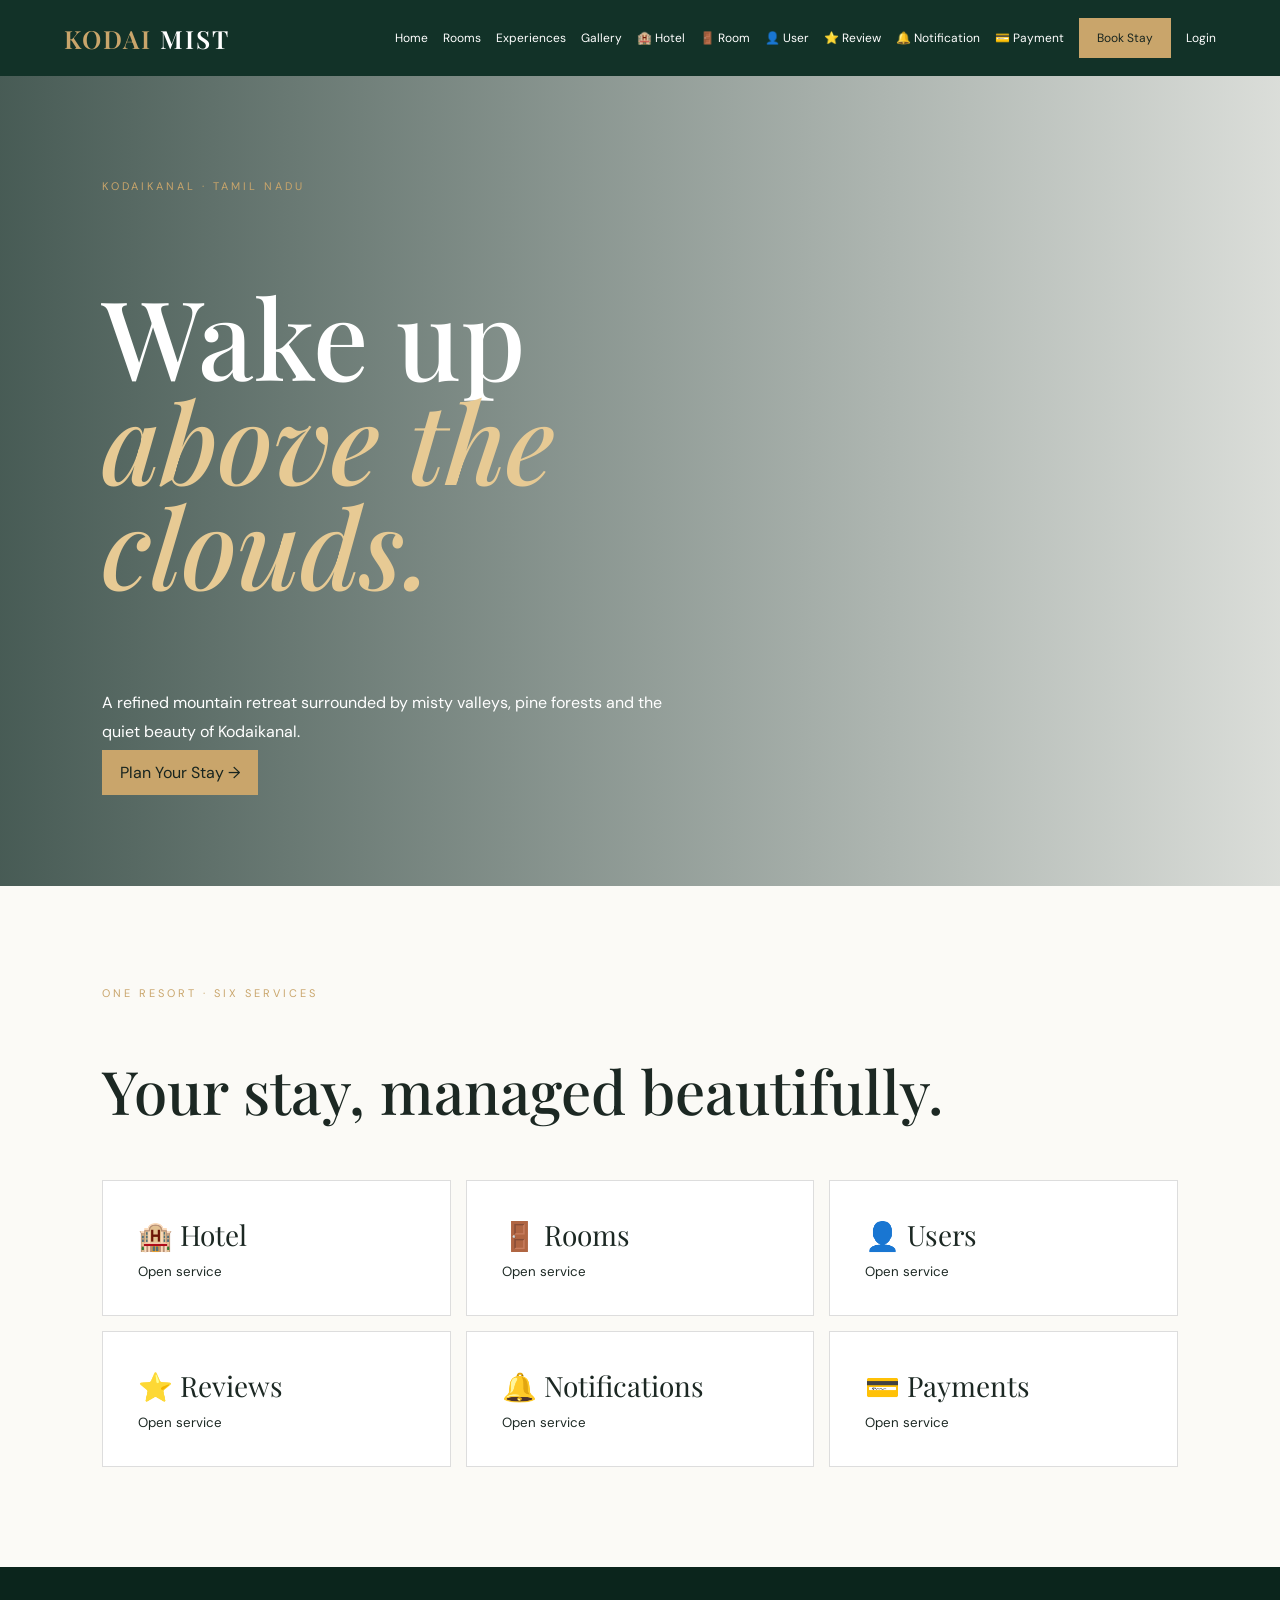
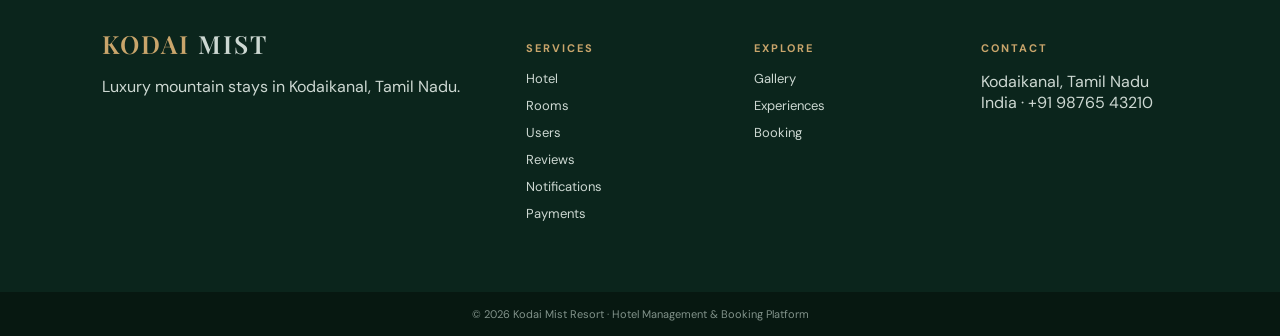
<file: Frontend/KodaiMistResort/index.html>
<!doctype html><html><head><meta charset="utf-8"><meta name="viewport" content="width=device-width,initial-scale=1"><title>KODAI MIST | Kodaikanal Luxury Stay</title><link rel="stylesheet" href="pro-theme.css"></head><body><header class="site-header"><a class="brand" href="index.html"><span>KODAI</span> MIST</a><nav class="main-nav"><a href="index.html">Home</a><a href="rooms.html">Rooms</a><a href="experiences.html">Experiences</a><a href="gallery.html">Gallery</a><a href="hotel.html">🏨 Hotel</a><a href="room.html">🚪 Room</a><a href="user.html">👤 User</a><a href="review.html">⭐ Review</a><a href="notification.html">🔔 Notification</a><a href="payment.html">💳 Payment</a><a class="book-btn" href="booking.html">Book Stay</a><a href="login.html">Login</a></nav></header><section class="home" style="min-height:90vh;background:linear-gradient(90deg,#09241dbd,#09241d22),url(https://images.unsplash.com/photo-1464822759023-fed622ff2c3b?auto=format&fit=crop&w=2200&q=90) center/cover;color:white;display:flex;align-items:center"><div style="padding:8vw;max-width:800px"><div class="eyebrow">KODAIKANAL · TAMIL NADU</div><h1 style="font:500 clamp(60px,9vw,110px) Playfair Display,serif;line-height:.95">Wake up<br><i style="color:#e7ca94">above the clouds.</i></h1><p style="line-height:1.8">A refined mountain retreat surrounded by misty valleys, pine forests and the quiet beauty of Kodaikanal.</p><a class="primary" href="booking.html">Plan Your Stay →</a></div></section><section style="padding:100px 8vw"><div class="section-kicker">ONE RESORT · SIX SERVICES</div><h2 style="font:500 60px Playfair Display,serif">Your stay, managed beautifully.</h2><div style="display:grid;grid-template-columns:repeat(3,1fr);gap:15px"><a href="hotel.html" style="padding:35px;background:#fff;border:1px solid #ddd;display:grid;gap:10px"><b style="font:28px Playfair Display,serif">🏨 Hotel</b><small>Open service</small></a><a href="room.html" style="padding:35px;background:#fff;border:1px solid #ddd;display:grid;gap:10px"><b style="font:28px Playfair Display,serif">🚪 Rooms</b><small>Open service</small></a><a href="user.html" style="padding:35px;background:#fff;border:1px solid #ddd;display:grid;gap:10px"><b style="font:28px Playfair Display,serif">👤 Users</b><small>Open service</small></a><a href="review.html" style="padding:35px;background:#fff;border:1px solid #ddd;display:grid;gap:10px"><b style="font:28px Playfair Display,serif">⭐ Reviews</b><small>Open service</small></a><a href="notification.html" style="padding:35px;background:#fff;border:1px solid #ddd;display:grid;gap:10px"><b style="font:28px Playfair Display,serif">🔔 Notifications</b><small>Open service</small></a><a href="payment.html" style="padding:35px;background:#fff;border:1px solid #ddd;display:grid;gap:10px"><b style="font:28px Playfair Display,serif">💳 Payments</b><small>Open service</small></a></div></section><footer class="site-footer"><div><div class="brand"><span>KODAI</span> MIST</div><p>Luxury mountain stays in Kodaikanal, Tamil Nadu.</p></div><div><h4>Services</h4><a href="hotel.html">Hotel</a><a href="room.html">Rooms</a><a href="user.html">Users</a><a href="review.html">Reviews</a><a href="notification.html">Notifications</a><a href="payment.html">Payments</a></div><div><h4>Explore</h4><a href="gallery.html">Gallery</a><a href="experiences.html">Experiences</a><a href="booking.html">Booking</a></div><div><h4>Contact</h4><p>Kodaikanal, Tamil Nadu<br>India · +91 98765 43210</p></div></footer><div class="copyright">© 2026 Kodai Mist Resort · Hotel Management & Booking Platform</div></body></html>
</file>
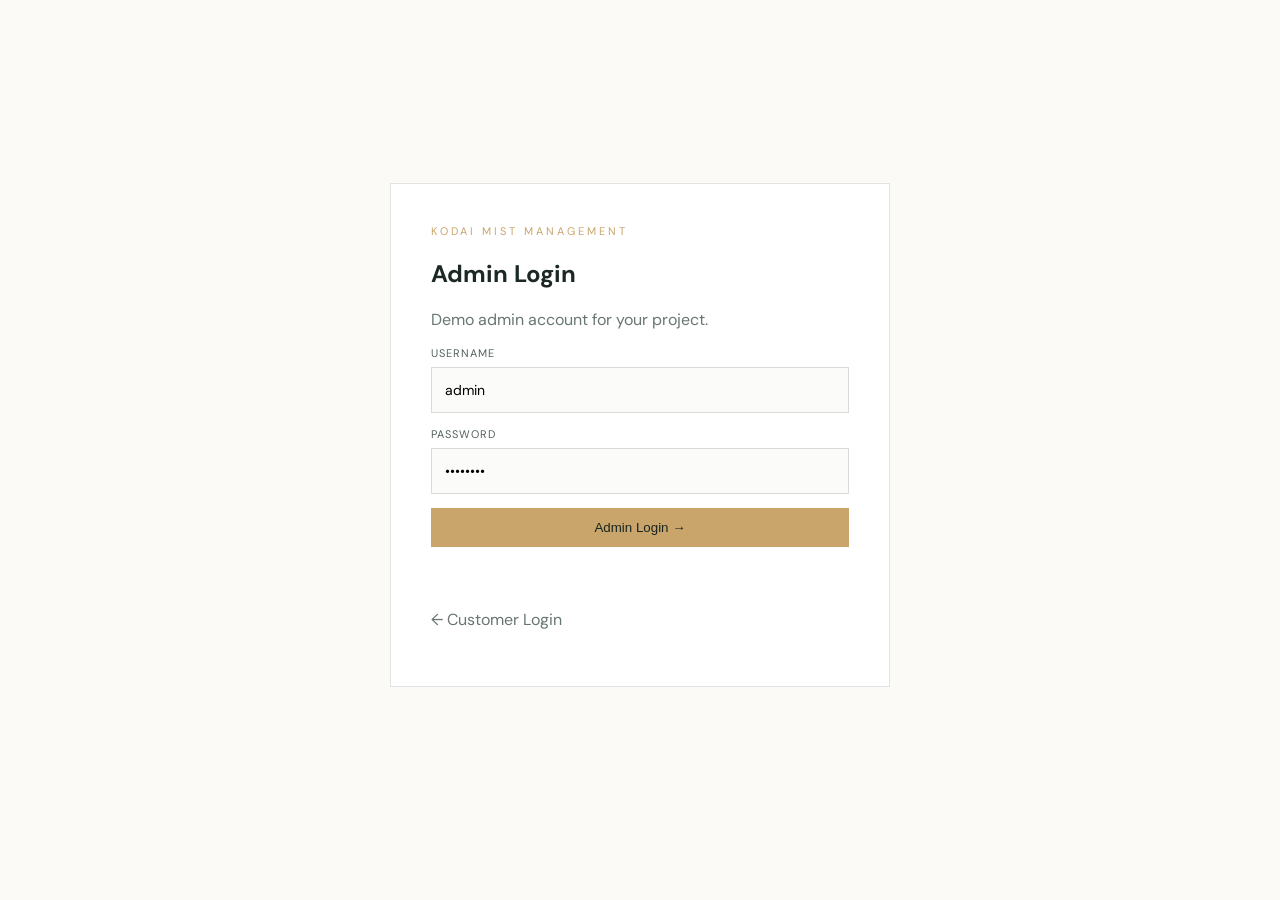
<file: Frontend/KodaiMistResort/admin-login.html>
<!doctype html>
<html lang="en">
<head>
  <meta charset="utf-8">
  <meta name="viewport" content="width=device-width,initial-scale=1">
  <title>Admin Login | KODAI MIST</title>
  <link rel="stylesheet" href="pro-theme.css">
</head>
<body>
<section class="service-wrap" style="min-height:100vh;display:flex;align-items:center;justify-content:center">
  <div class="glass-card" style="max-width:500px;width:100%">
    <div class="section-kicker">KODAI MIST MANAGEMENT</div>
    <h1>Admin Login</h1>
    <p class="muted">Demo admin account for your project.</p>

    <form id="adminLoginForm">
      <label>Username
        <input id="username" value="admin" required>
      </label>
      <label>Password
        <input id="password" type="password" value="admin123" required>
      </label>
      <button class="primary" type="submit">Admin Login →</button>
      <p id="message" class="muted"></p>
    </form>

    <p class="muted"><a href="login.html">← Customer Login</a></p>
  </div>
</section>

<script>
document.getElementById('adminLoginForm').addEventListener('submit', function (e) {
  e.preventDefault();

  const username = document.getElementById('username').value.trim();
  const password = document.getElementById('password').value;
  const message = document.getElementById('message');

  if (username === 'admin' && password === 'admin123') {
    sessionStorage.setItem('role', 'admin');
    sessionStorage.removeItem('loggedInUser');
    window.location.href = 'admin.html';
  } else {
    message.textContent = 'Invalid admin credentials.';
  }
});
</script>
</body>
</html>
</file>
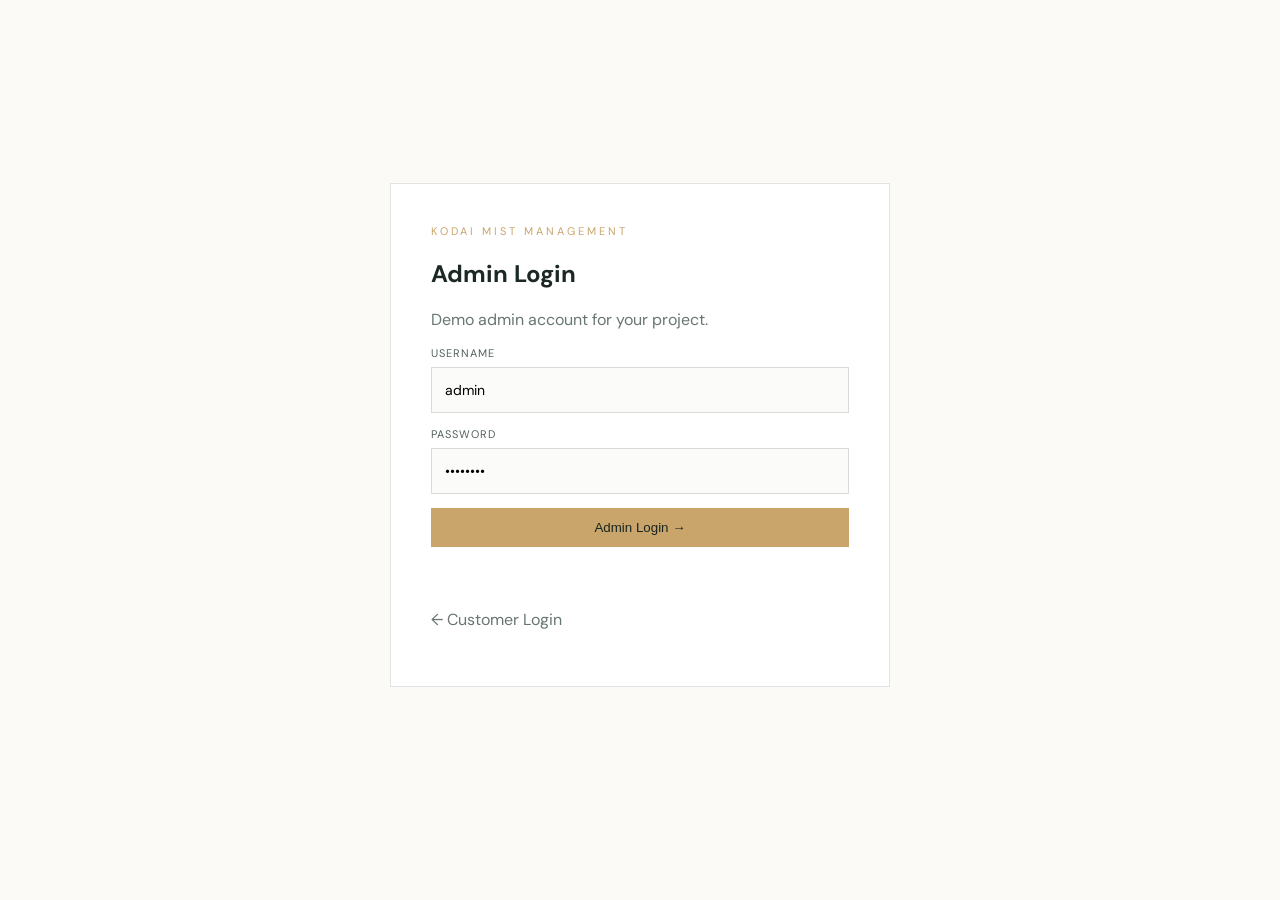
<file: Frontend/KodaiMistResort/admin.html>
<!doctype html>
<html lang="en">
<head>
  <meta charset="utf-8">
  <meta name="viewport" content="width=device-width,initial-scale=1">
  <title>Admin Dashboard | KODAI MIST</title>
  <link rel="stylesheet" href="pro-theme.css">
</head>
<body>
<header class="site-header">
  <a class="brand" href="index.html"><span>KODAI</span> MIST</a>
  <nav class="main-nav">
    <a href="admin.html">Admin Dashboard</a>
    <a href="login.html">Customer</a>
    <a href="#" onclick="logout(); return false;">Logout</a>
  </nav>
</header>

<section class="service-wrap">
  <div class="service-grid">
    <div class="glass-card">
      <div class="section-kicker">ADMIN</div>
      <h1>Booking Requests</h1>
      <p class="muted">Customer booking requests from Booking Service.</p>
      <button class="primary" id="refreshButton">Refresh Pending ↻</button>
      <div id="list" style="margin-top:20px"></div>
    </div>

    <div class="dark-card">
      <div class="section-kicker light">RESPONSE</div>
      <h3>How this works</h3>
      <p>Customer creates account → customer logs in → booking goes to PENDING → admin confirms/rejects → notification is created for that customer.</p>
      <pre id="log">Ready...</pre>
    </div>
  </div>
</section>

<script>
const API_BASE = 'http://localhost:8080';
const list = document.getElementById('list');
const log = document.getElementById('log');

if (sessionStorage.getItem('role') !== 'admin') {
  window.location.href = 'admin-login.html';
}

async function loadPending() {
  list.innerHTML = '<p>Loading bookings...</p>';

  try {
    const response = await fetch(API_BASE + '/api/bookings/pending');

    if (!response.ok) {
      throw new Error('HTTP ' + response.status);
    }

    const data = await response.json();
    const bookings = Array.isArray(data) ? data : [data];

    if (bookings.length === 0) {
      list.innerHTML = '<p>No pending bookings.</p>';
      return;
    }

    list.innerHTML = bookings.map(function (b) {
      return `
        <div class="glass-card" style="margin:15px 0">
          <h3>Booking #${b.id}</h3>
          <p>Customer: ${b.guestName || ''} | ${b.guestEmail || ''}</p>
          <p>User ID: ${b.userId} | Hotel: ${b.hotelId} | Room: ${b.roomId}</p>
          <p>${b.checkIn} → ${b.checkOut} | Status: <b>${b.status}</b></p>
          <button class="primary" onclick="decision(${b.id}, ${b.userId}, 'confirm')">Confirm</button>
          <button onclick="decision(${b.id}, ${b.userId}, 'reject')">Reject</button>
        </div>`;
    }).join('');
  } catch (error) {
    list.innerHTML = '<p>Booking API failed: ' + error.message + '</p>';
  }
}

async function decision(id, userId, action) {
  try {
    const response = await fetch(
      API_BASE + '/api/bookings/' + id + '/' + action,
      { method: 'PUT' }
    );

    let data = {};
    try { data = await response.json(); } catch (_) {}

    if (!response.ok) {
      throw new Error(data.message || 'HTTP ' + response.status);
    }

    const message = action === 'confirm'
      ? 'Your hotel booking is confirmed.'
      : 'Your hotel booking was rejected.';

    const notificationResponse = await fetch(
      API_BASE + '/api/notifications',
      {
        method: 'POST',
        headers: { 'Content-Type': 'application/json' },
        body: JSON.stringify({
          userId: userId,
          message: message,
          type: 'BOOKING'
        })
      }
    );

    if (!notificationResponse.ok) {
      throw new Error(
        'Booking updated, but notification API failed: HTTP ' + notificationResponse.status
      );
    }

    log.textContent =
      'Booking #' + id + ' ' + action.toUpperCase() +
      ' and notification sent to user ' + userId + '.';

    await loadPending();
  } catch (error) {
    log.textContent = 'Action failed: ' + error.message;
  }
}

function logout() {
  sessionStorage.clear();
  window.location.href = 'admin-login.html';
}

document.getElementById('refreshButton').addEventListener('click', loadPending);
loadPending();
</script>
</body>
</html>
</file>
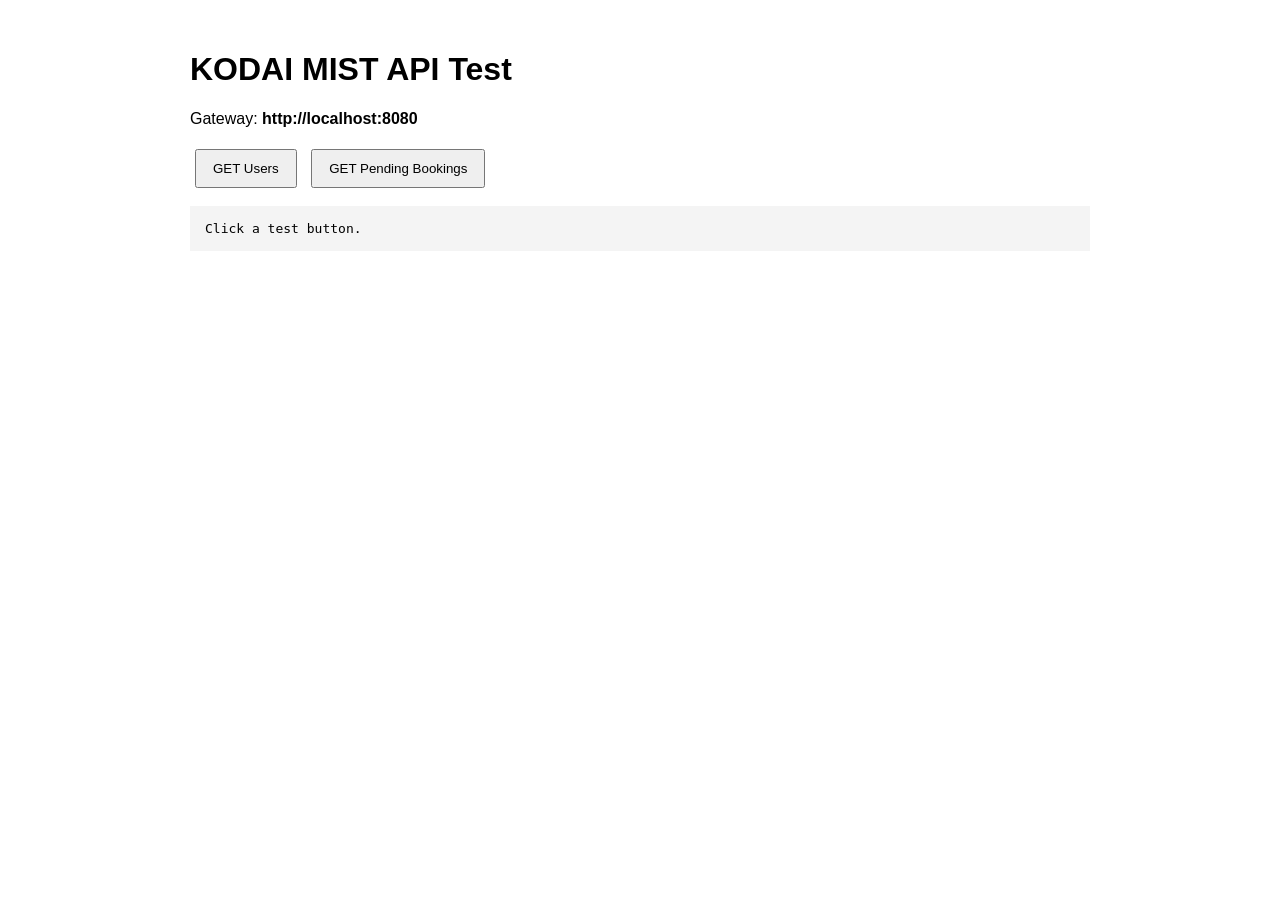
<file: Frontend/KodaiMistResort/api-test.html>
<!doctype html>
<html>
<head>
<meta charset="utf-8">
<meta name="viewport" content="width=device-width,initial-scale=1">
<title>KODAI MIST API Test</title>
<style>
body{font-family:Arial,sans-serif;padding:30px;max-width:900px;margin:auto}
button{padding:10px 16px;margin:5px}
pre{background:#f4f4f4;padding:15px;white-space:pre-wrap}
.ok{color:green}.bad{color:red}
</style>
</head>
<body>
<h1>KODAI MIST API Test</h1>
<p>Gateway: <b>http://localhost:8080</b></p>
<button onclick="test('/api/users','GET')">GET Users</button>
<button onclick="test('/api/bookings/pending','GET')">GET Pending Bookings</button>
<pre id="result">Click a test button.</pre>
<script>
async function test(path, method) {
  const result=document.getElementById("result");
  result.textContent="Testing "+method+" "+path+"...";
  try {
    const r=await fetch("http://localhost:8080"+path,{method});
    const t=await r.text();
    result.textContent="HTTP "+r.status+"\n\n"+t;
  } catch(e) {
    result.textContent="Connection failed:\n"+e.message+
      "\n\nMake sure Eureka + User/Booking services + API Gateway are running.";
  }
}
</script>
</body>
</html>
</file>
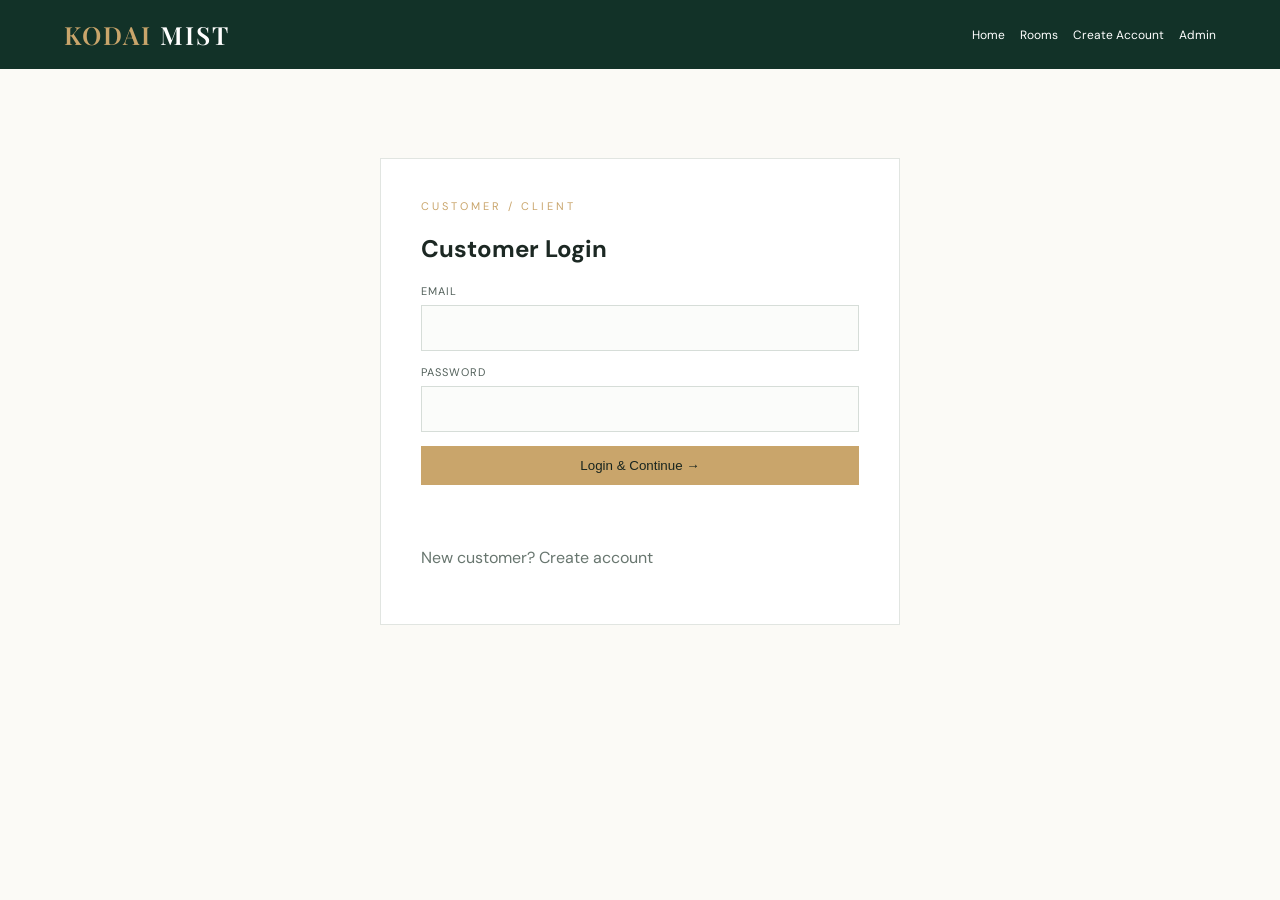
<file: Frontend/KodaiMistResort/booking.html>
<!doctype html><html><head><meta charset="utf-8"><meta name="viewport" content="width=device-width,initial-scale=1"><title>Customer Booking | KODAI MIST</title><link rel="stylesheet" href="style.css"></head><body><header class="topbar"><a class="logo" href="index.html">KODAI<span>MIST</span></a><nav><a href="index.html">Home</a><a href="rooms.html">Rooms</a><a class="active nav-btn" href="booking.html">Book Stay</a><a href="admin-login.html">Admin</a></nav></header><main><section class="booking-wrap wrap"><div class="booking-art"><p class="eyebrow">CUSTOMER PORTAL</p><h1>Welcome,<br><em id="welcomeName">Guest</em></h1><p>Request a reservation. Admin will review it and send the final response.</p><button type="button" onclick="logout()">Logout</button><div id="notifications" style="margin-top:25px"></div></div><form class="booking-form" id="bookingForm"><p class="eyebrow dark">RESERVATION REQUEST</p><h2>Book your stay</h2><label>Full name<input id="guestName" required readonly></label><label>Email<input id="guestEmail" required readonly></label><div class="two"><label>Check in<input id="checkIn" required type="date"></label><label>Check out<input id="checkOut" required type="date"></label></div><label>Room<select id="roomId"><option value="1">Mistwood Room</option><option value="2">Cloud Deck Suite</option><option value="3">Pine Cottage</option></select></label><button class="gold-btn full">Send booking request <span>→</span></button><p id="formMessage" class="form-note"></p><hr><h3>My booking status</h3><button type="button" onclick="loadBookings()">Refresh status</button><pre id="bookingStatus">Loading...</pre></form></section></main><script>const API_BASE='http://localhost:8080';
const user=JSON.parse(sessionStorage.getItem('loggedInUser')||'null');
const guestNameInput=document.getElementById('guestName');
const guestEmailInput=document.getElementById('guestEmail');
const welcomeNameEl=document.getElementById('welcomeName');
const roomIdInput=document.getElementById('roomId');
const checkInInput=document.getElementById('checkIn');
const checkOutInput=document.getElementById('checkOut');
const bookingForm=document.getElementById('bookingForm');
const formMessage=document.getElementById('formMessage');
const bookingStatus=document.getElementById('bookingStatus');
const notifications=document.getElementById('notifications');if(!user||sessionStorage.getItem('role')!=='customer'){location.href='login.html'}else{guestNameInput.value=user.name||'';guestEmailInput.value=user.email||'';welcomeNameEl.textContent=user.name||'Guest';loadBookings();loadNotifications()}function logout(){sessionStorage.clear();location.href='login.html'}bookingForm.addEventListener('submit',async e=>{e.preventDefault();formMessage.textContent='Sending booking...';const p={userId:user.id,hotelId:1,roomId:Number(roomIdInput.value),checkIn:checkInInput.value,checkOut:checkOutInput.value,guestName:guestNameInput.value,guestEmail:guestEmailInput.value};try{const r=await fetch(API_BASE+'/api/bookings',{method:'POST',headers:{'Content-Type':'application/json'},body:JSON.stringify(p)});const d=await r.json();if(!r.ok)throw Error(d.message||'HTTP '+r.status);formMessage.textContent='Booking sent to admin. Status: '+d.status+' | ID: '+d.id;loadBookings()}catch(err){formMessage.textContent='Booking failed: '+err.message}});async function loadBookings(){try{const r=await fetch(API_BASE+'/api/bookings/user/'+user.id);const d=await r.json();bookingStatus.textContent=JSON.stringify(d,null,2)}catch(e){bookingStatus.textContent='Could not load booking status: '+e.message}}async function loadNotifications(){try{const r=await fetch(API_BASE+'/api/notifications');const d=await r.json();const a=(Array.isArray(d)?d:[d]).filter(n=>String(n.userId)===String(user.id));notifications.innerHTML='<h3>Notifications</h3>'+(a.length?a.map(n=>'<p><b>'+n.type+'</b>: '+n.message+'</p>').join(''):'<p>No response yet. Admin confirmation will appear here.</p>')}catch(e){notifications.innerHTML='<p>Notification API unavailable.</p>'}}setInterval(()=>{loadBookings();loadNotifications()},5000);</script></body></html>
</file>
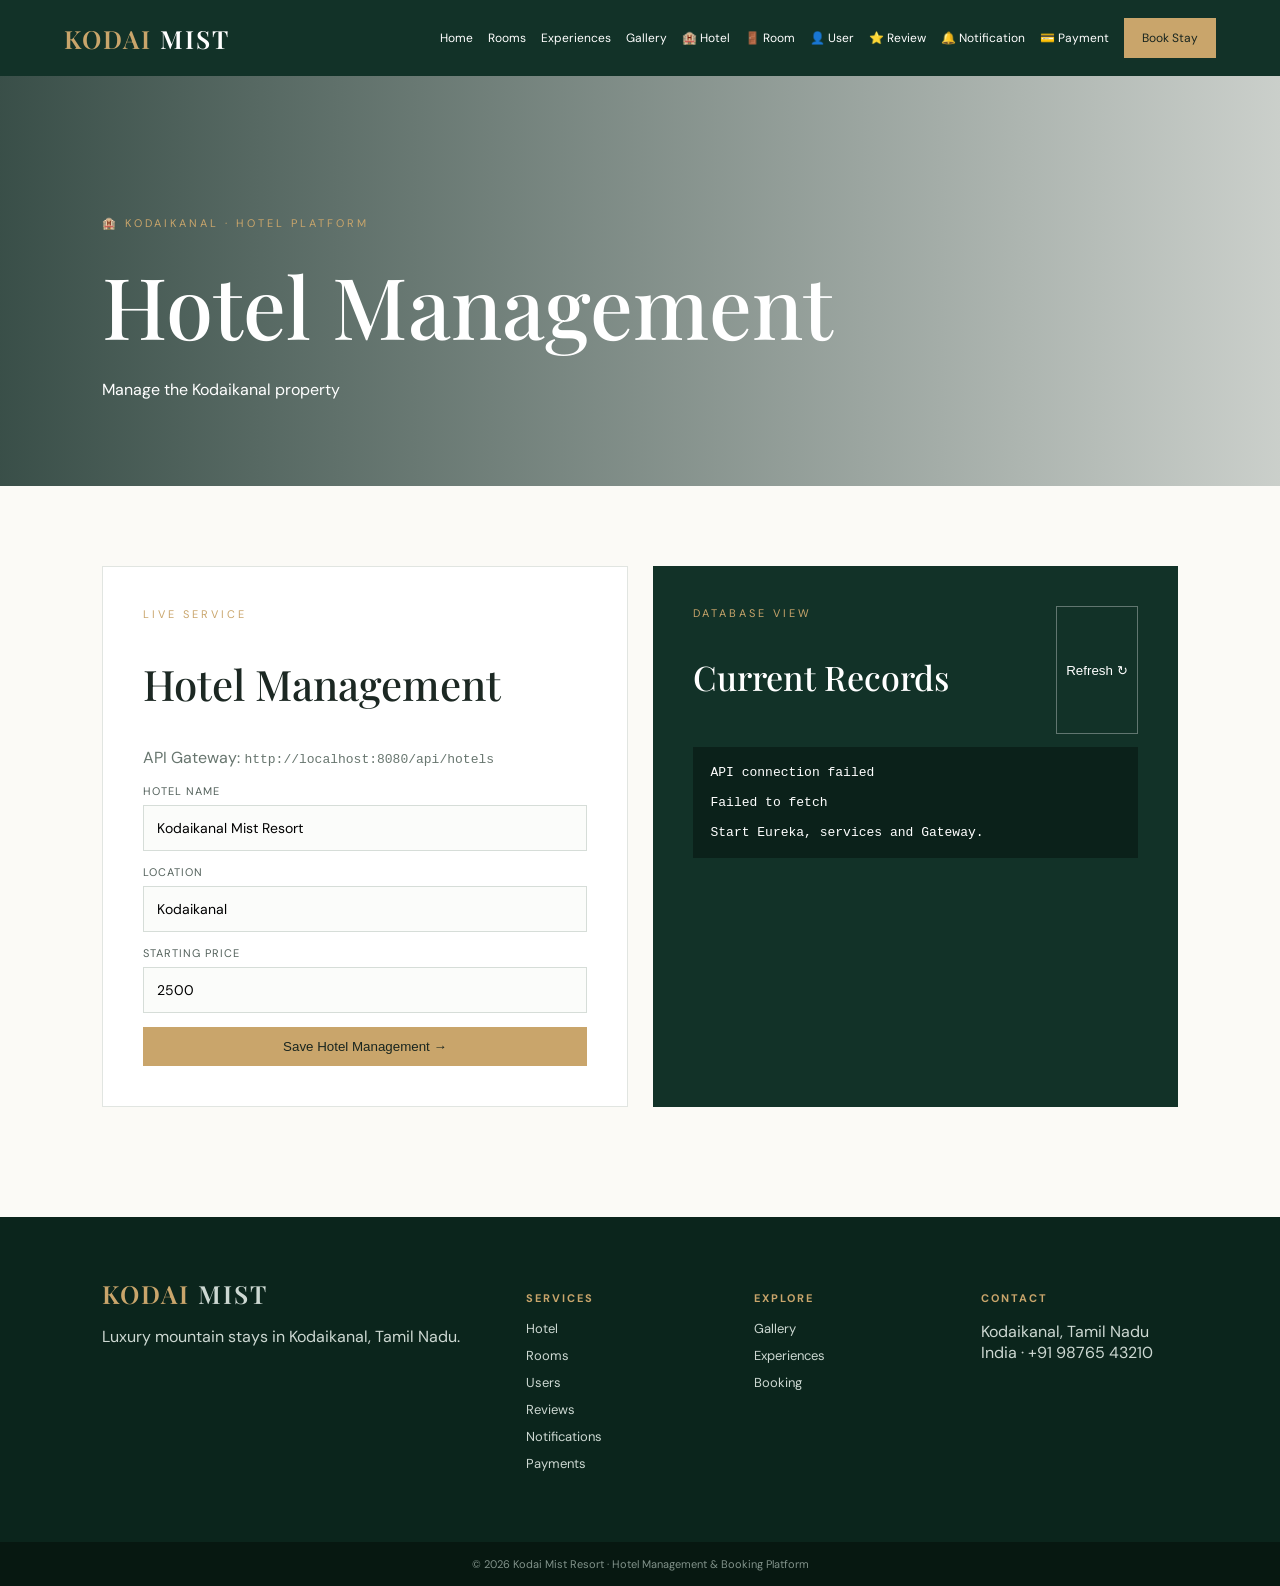
<file: Frontend/KodaiMistResort/hotel.html>
<!doctype html><html><head><meta charset="utf-8"><meta name="viewport" content="width=device-width,initial-scale=1"><title>Hotel Management | KODAI MIST</title><link rel="stylesheet" href="pro-theme.css"></head><body><header class="site-header"><a class="brand" href="index.html"><span>KODAI</span> MIST</a><nav class="main-nav"><a href="index.html">Home</a><a href="rooms.html">Rooms</a><a href="experiences.html">Experiences</a><a href="gallery.html">Gallery</a><a href="hotel.html">🏨 Hotel</a><a href="room.html">🚪 Room</a><a href="user.html">👤 User</a><a href="review.html">⭐ Review</a><a href="notification.html">🔔 Notification</a><a href="payment.html">💳 Payment</a><a class="book-btn" href="booking.html">Book Stay</a></nav></header><section class="service-hero"><div class="hero-overlay"></div><div class="hero-content"><div class="eyebrow">🏨 KODAIKANAL · HOTEL PLATFORM</div><h1>Hotel Management</h1><p>Manage the Kodaikanal property</p></div></section><section class="service-wrap"><div class="service-grid"><div class="glass-card"><div class="section-kicker">LIVE SERVICE</div><h2>Hotel Management</h2><p class="muted">API Gateway: <code>http://localhost:8080/api/hotels</code></p><form id="hotelForm"><label>Hotel Name<input id="name" type="text" value="Kodaikanal Mist Resort" required></label><label>Location<input id="location" type="text" value="Kodaikanal" required></label><label>Starting Price<input id="price" type="number" value="2500" required></label><button class="primary">Save Hotel Management →</button></form></div><div class="dark-card"><div class="result-top"><div><div class="section-kicker light">DATABASE VIEW</div><h3>Current Records</h3></div><button class="refresh" onclick="loadData('/api/hotels','hotelResult')">Refresh ↻</button></div><pre id="hotelResult">Loading...</pre></div></div></section><footer class="site-footer"><div><div class="brand"><span>KODAI</span> MIST</div><p>Luxury mountain stays in Kodaikanal, Tamil Nadu.</p></div><div><h4>Services</h4><a href="hotel.html">Hotel</a><a href="room.html">Rooms</a><a href="user.html">Users</a><a href="review.html">Reviews</a><a href="notification.html">Notifications</a><a href="payment.html">Payments</a></div><div><h4>Explore</h4><a href="gallery.html">Gallery</a><a href="experiences.html">Experiences</a><a href="booking.html">Booking</a></div><div><h4>Contact</h4><p>Kodaikanal, Tamil Nadu<br>India · +91 98765 43210</p></div></footer><div class="copyright">© 2026 Kodai Mist Resort · Hotel Management & Booking Platform</div><div id="toast"></div><script src="pro-api.js"></script><script>document.addEventListener('DOMContentLoaded',()=>{wireService('hotel','/api/hotels',["name", "location", "price"]);loadData('/api/hotels','hotelResult')})</script></body></html>
</file>
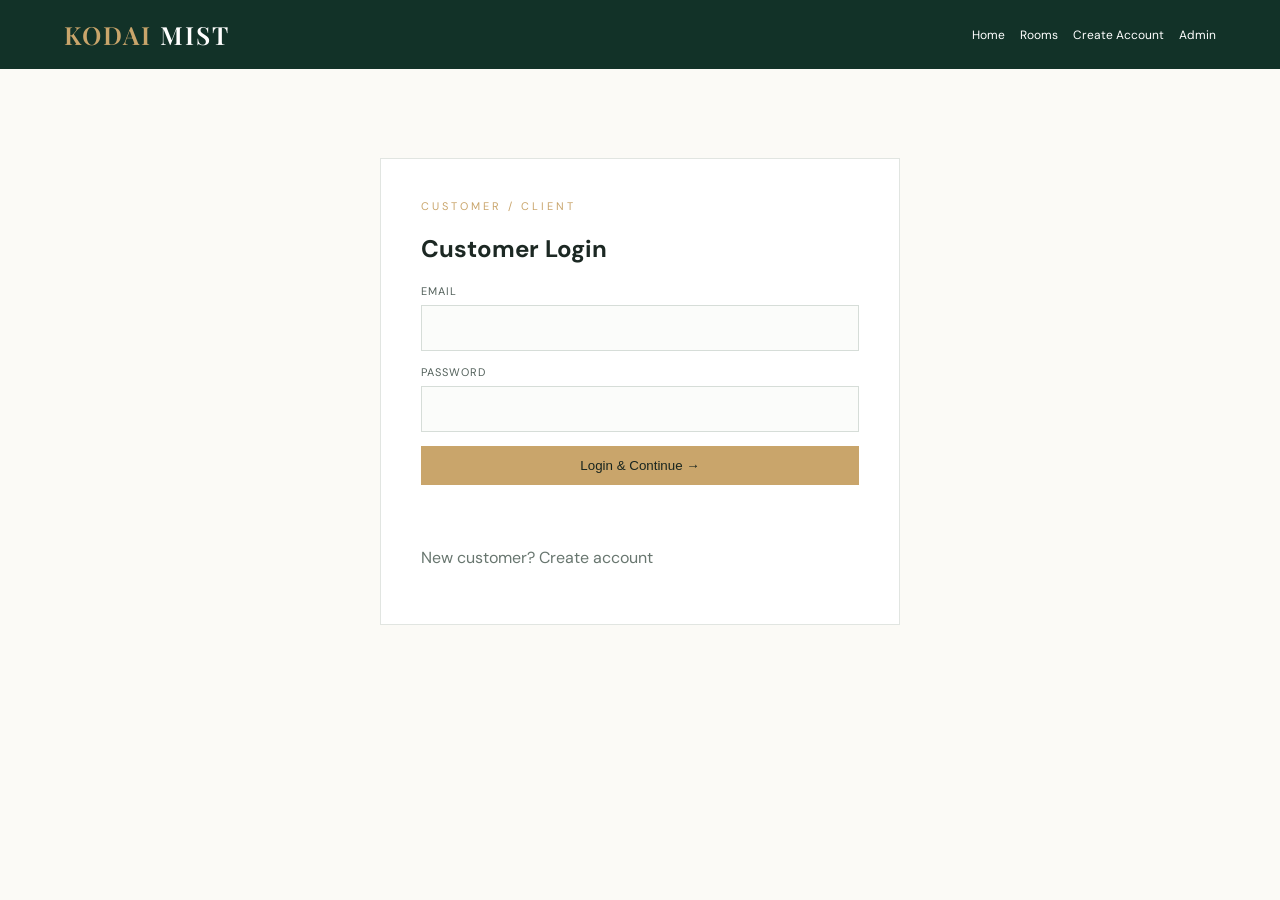
<file: Frontend/KodaiMistResort/login.html>
<!doctype html>
<html lang="en">
<head>
<meta charset="utf-8">
<meta name="viewport" content="width=device-width,initial-scale=1">
<title>Customer Login | KODAI MIST</title>
<link rel="stylesheet" href="pro-theme.css">
</head>
<body>
<header class="site-header">
  <a class="brand" href="index.html"><span>KODAI</span> MIST</a>
  <nav class="main-nav">
    <a href="index.html">Home</a>
    <a href="rooms.html">Rooms</a>
    <a href="user.html">Create Account</a>
    <a href="admin-login.html">Admin</a>
  </nav>
</header>

<section class="service-wrap" style="min-height:75vh;display:flex;align-items:center;justify-content:center">
  <div class="glass-card" style="max-width:520px;width:100%">
    <div class="section-kicker">CUSTOMER / CLIENT</div>
    <h1>Customer Login</h1>

    <form id="loginForm">
      <label>Email
        <input id="loginEmail" type="email" required>
      </label>

      <label>Password
        <input id="loginPassword" type="password" required>
      </label>

      <button class="primary" id="loginButton" type="submit">
        Login & Continue →
      </button>

      <p id="msg" class="muted"></p>
    </form>

    <p class="muted">New customer?
      <a href="user.html">Create account</a>
    </p>
  </div>
</section>

<script>
const API_BASE = "http://localhost:8080";

const loginForm = document.getElementById("loginForm");
const loginEmail = document.getElementById("loginEmail");
const loginPassword = document.getElementById("loginPassword");
const loginButton = document.getElementById("loginButton");
const msg = document.getElementById("msg");

loginForm.addEventListener("submit", async function (event) {
  event.preventDefault();

  loginButton.disabled = true;
  msg.textContent = "Checking User API...";

  try {
    const response = await fetch(API_BASE + "/api/users", {
      method: "GET",
      headers: { "Accept": "application/json" }
    });

    const text = await response.text();

    let data;
    try {
      data = text ? JSON.parse(text) : [];
    } catch (_) {
      throw new Error(text || ("HTTP " + response.status));
    }

    if (!response.ok) {
      throw new Error("HTTP " + response.status + ": " + text);
    }

    const users = Array.isArray(data) ? data : [data];

    const user = users.find(function (item) {
      return String(item.email || "").toLowerCase() ===
             loginEmail.value.trim().toLowerCase()
        && String(item.password || "") === loginPassword.value;
    });

    if (!user) {
      msg.textContent = "Invalid email or password.";
      return;
    }

    sessionStorage.setItem("loggedInUser", JSON.stringify(user));
    sessionStorage.setItem("role", "customer");

    window.location.href = "booking.html";

  } catch (error) {
    msg.textContent = "Login failed: " + error.message;
  } finally {
    loginButton.disabled = false;
  }
});
</script>
</body>
</html>
</file>
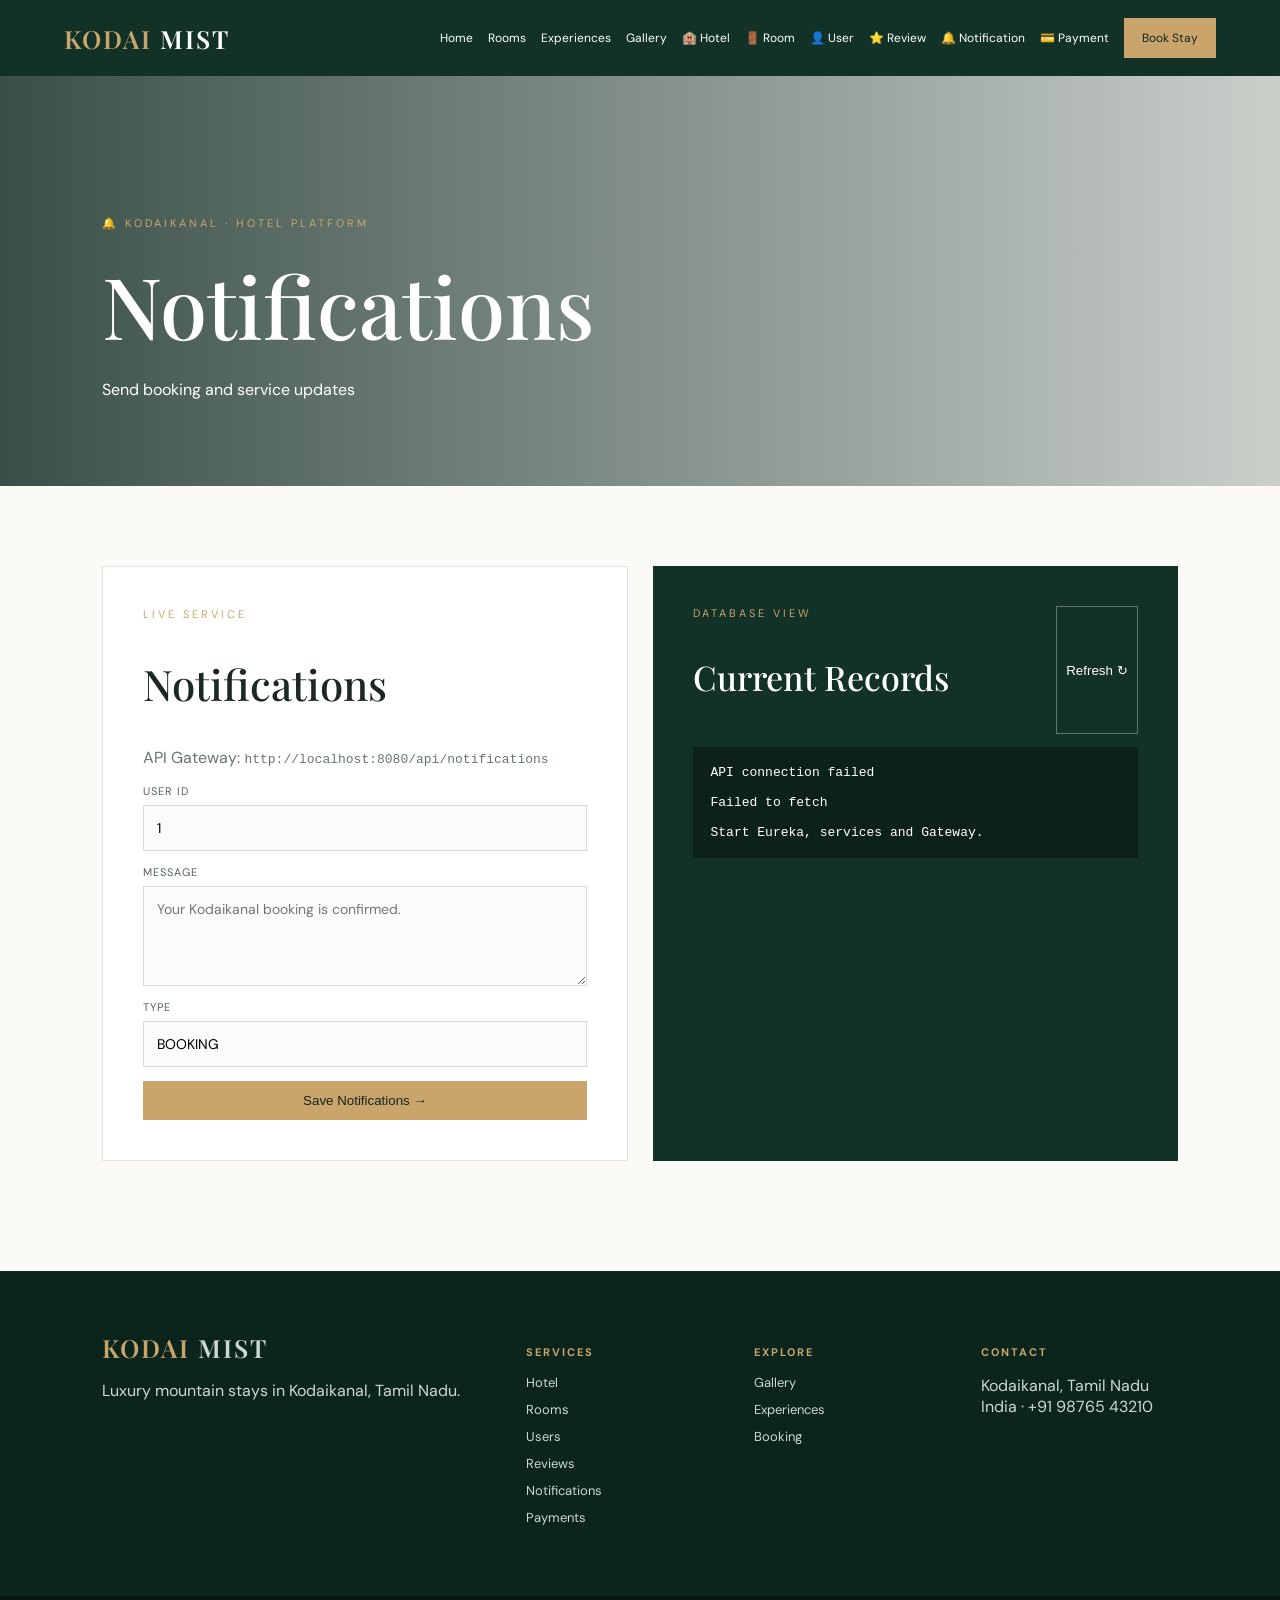
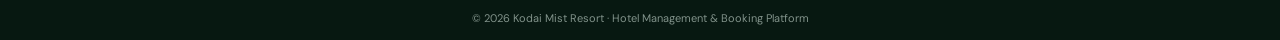
<file: Frontend/KodaiMistResort/notification.html>
<!doctype html><html><head><meta charset="utf-8"><meta name="viewport" content="width=device-width,initial-scale=1"><title>Notifications | KODAI MIST</title><link rel="stylesheet" href="pro-theme.css"></head><body><header class="site-header"><a class="brand" href="index.html"><span>KODAI</span> MIST</a><nav class="main-nav"><a href="index.html">Home</a><a href="rooms.html">Rooms</a><a href="experiences.html">Experiences</a><a href="gallery.html">Gallery</a><a href="hotel.html">🏨 Hotel</a><a href="room.html">🚪 Room</a><a href="user.html">👤 User</a><a href="review.html">⭐ Review</a><a href="notification.html">🔔 Notification</a><a href="payment.html">💳 Payment</a><a class="book-btn" href="booking.html">Book Stay</a></nav></header><section class="service-hero"><div class="hero-overlay"></div><div class="hero-content"><div class="eyebrow">🔔 KODAIKANAL · HOTEL PLATFORM</div><h1>Notifications</h1><p>Send booking and service updates</p></div></section><section class="service-wrap"><div class="service-grid"><div class="glass-card"><div class="section-kicker">LIVE SERVICE</div><h2>Notifications</h2><p class="muted">API Gateway: <code>http://localhost:8080/api/notifications</code></p><form id="notificationForm"><label>User ID<input id="userId" type="number" value="1" required></label><label>Message<textarea id="message" placeholder="Your Kodaikanal booking is confirmed." required></textarea></label><label>Type<input id="type" type="text" value="BOOKING" required></label><button class="primary">Save Notifications →</button></form></div><div class="dark-card"><div class="result-top"><div><div class="section-kicker light">DATABASE VIEW</div><h3>Current Records</h3></div><button class="refresh" onclick="loadData('/api/notifications','notificationResult')">Refresh ↻</button></div><pre id="notificationResult">Loading...</pre></div></div></section><footer class="site-footer"><div><div class="brand"><span>KODAI</span> MIST</div><p>Luxury mountain stays in Kodaikanal, Tamil Nadu.</p></div><div><h4>Services</h4><a href="hotel.html">Hotel</a><a href="room.html">Rooms</a><a href="user.html">Users</a><a href="review.html">Reviews</a><a href="notification.html">Notifications</a><a href="payment.html">Payments</a></div><div><h4>Explore</h4><a href="gallery.html">Gallery</a><a href="experiences.html">Experiences</a><a href="booking.html">Booking</a></div><div><h4>Contact</h4><p>Kodaikanal, Tamil Nadu<br>India · +91 98765 43210</p></div></footer><div class="copyright">© 2026 Kodai Mist Resort · Hotel Management & Booking Platform</div><div id="toast"></div><script src="pro-api.js"></script><script>document.addEventListener('DOMContentLoaded',()=>{wireService('notification','/api/notifications',["userId", "message", "type"]);loadData('/api/notifications','notificationResult')})</script></body></html>
</file>
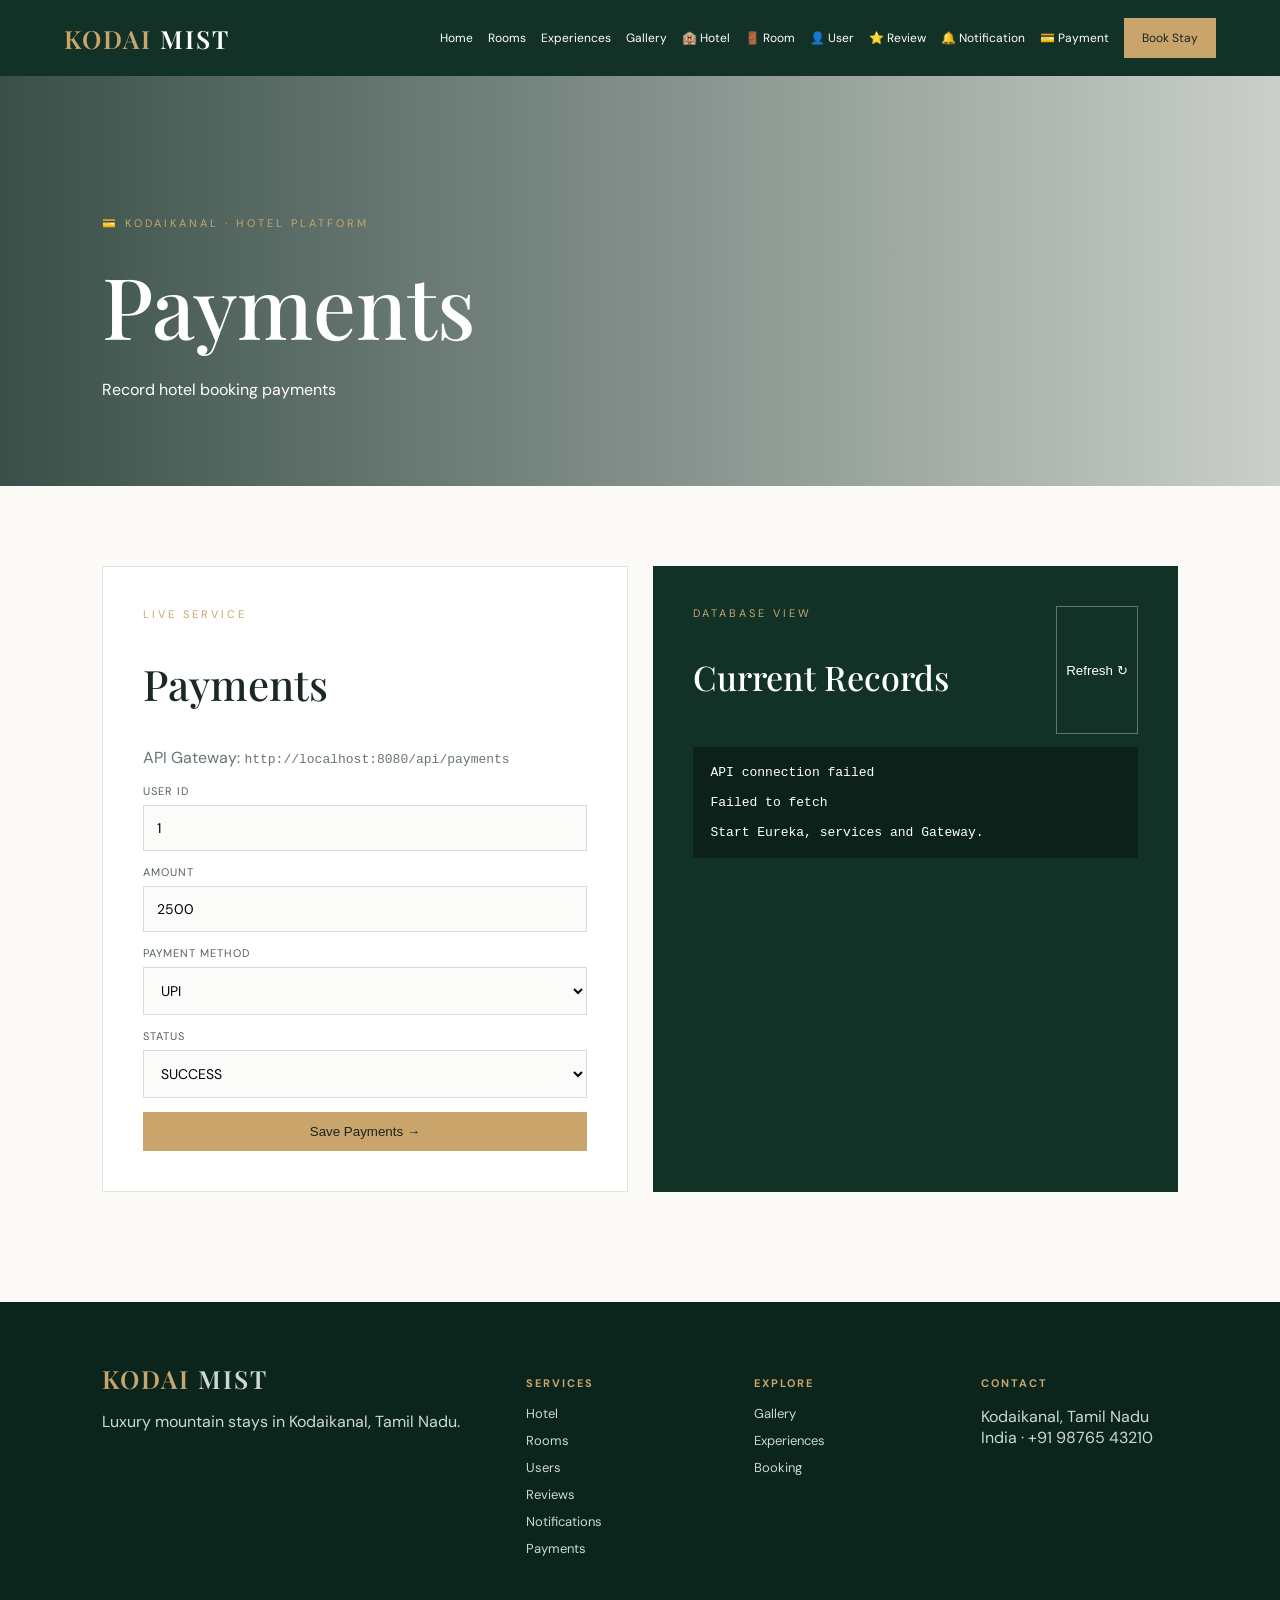
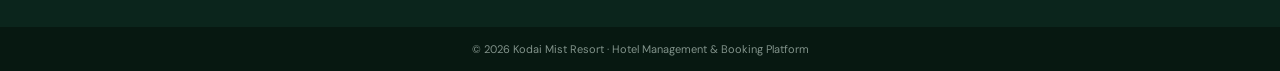
<file: Frontend/KodaiMistResort/payment.html>
<!doctype html><html><head><meta charset="utf-8"><meta name="viewport" content="width=device-width,initial-scale=1"><title>Payments | KODAI MIST</title><link rel="stylesheet" href="pro-theme.css"></head><body><header class="site-header"><a class="brand" href="index.html"><span>KODAI</span> MIST</a><nav class="main-nav"><a href="index.html">Home</a><a href="rooms.html">Rooms</a><a href="experiences.html">Experiences</a><a href="gallery.html">Gallery</a><a href="hotel.html">🏨 Hotel</a><a href="room.html">🚪 Room</a><a href="user.html">👤 User</a><a href="review.html">⭐ Review</a><a href="notification.html">🔔 Notification</a><a href="payment.html">💳 Payment</a><a class="book-btn" href="booking.html">Book Stay</a></nav></header><section class="service-hero"><div class="hero-overlay"></div><div class="hero-content"><div class="eyebrow">💳 KODAIKANAL · HOTEL PLATFORM</div><h1>Payments</h1><p>Record hotel booking payments</p></div></section><section class="service-wrap"><div class="service-grid"><div class="glass-card"><div class="section-kicker">LIVE SERVICE</div><h2>Payments</h2><p class="muted">API Gateway: <code>http://localhost:8080/api/payments</code></p><form id="paymentForm"><label>User ID<input id="userId" type="number" value="1" required></label><label>Amount<input id="amount" type="number" value="2500" required></label><label>Payment Method<select id="paymentMethod"><option value="UPI" selected>UPI</option><option value="CARD" >CARD</option><option value="NET_BANKING" >NET_BANKING</option><option value="CASH" >CASH</option></select></label><label>Status<select id="status"><option value="SUCCESS" selected>SUCCESS</option><option value="PENDING" >PENDING</option><option value="FAILED" >FAILED</option></select></label><button class="primary">Save Payments →</button></form></div><div class="dark-card"><div class="result-top"><div><div class="section-kicker light">DATABASE VIEW</div><h3>Current Records</h3></div><button class="refresh" onclick="loadData('/api/payments','paymentResult')">Refresh ↻</button></div><pre id="paymentResult">Loading...</pre></div></div></section><footer class="site-footer"><div><div class="brand"><span>KODAI</span> MIST</div><p>Luxury mountain stays in Kodaikanal, Tamil Nadu.</p></div><div><h4>Services</h4><a href="hotel.html">Hotel</a><a href="room.html">Rooms</a><a href="user.html">Users</a><a href="review.html">Reviews</a><a href="notification.html">Notifications</a><a href="payment.html">Payments</a></div><div><h4>Explore</h4><a href="gallery.html">Gallery</a><a href="experiences.html">Experiences</a><a href="booking.html">Booking</a></div><div><h4>Contact</h4><p>Kodaikanal, Tamil Nadu<br>India · +91 98765 43210</p></div></footer><div class="copyright">© 2026 Kodai Mist Resort · Hotel Management & Booking Platform</div><div id="toast"></div><script src="pro-api.js"></script><script>document.addEventListener('DOMContentLoaded',()=>{wireService('payment','/api/payments',["userId", "amount", "paymentMethod", "status"]);loadData('/api/payments','paymentResult')})</script></body></html>
</file>
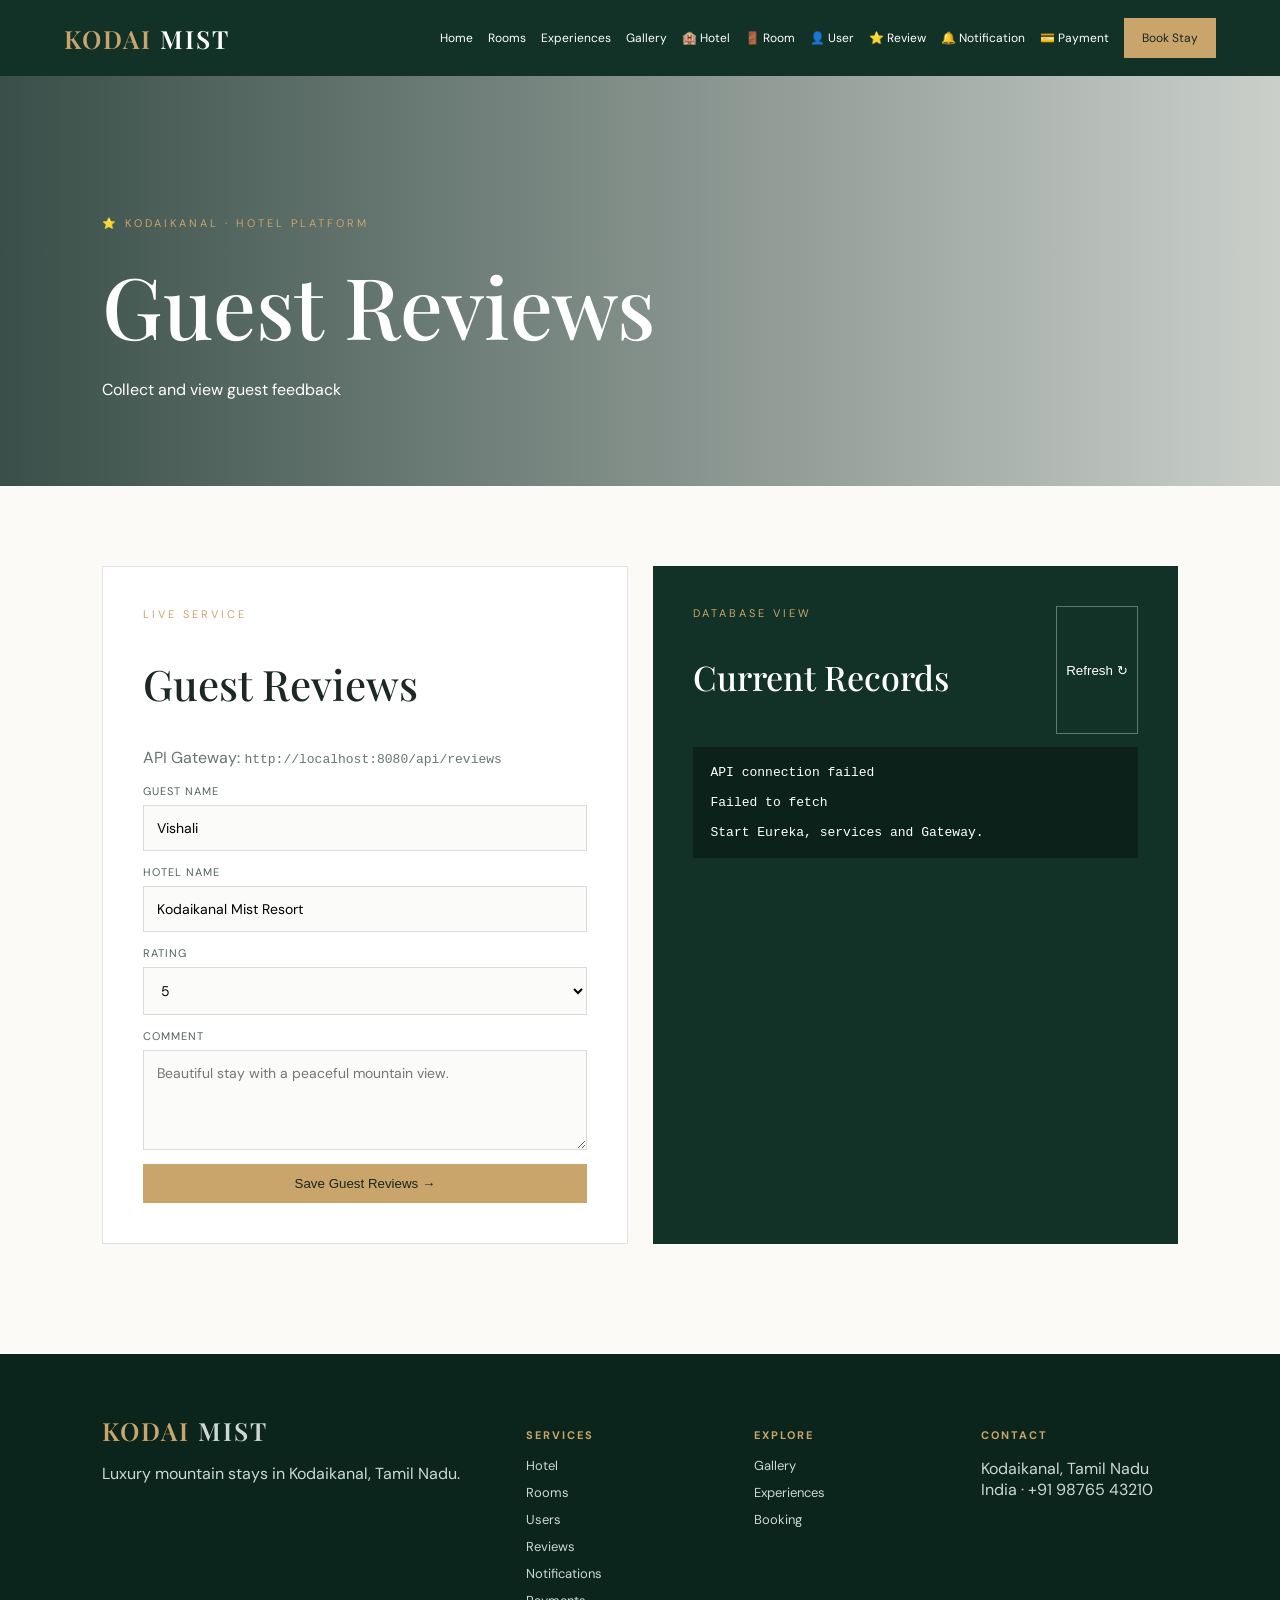
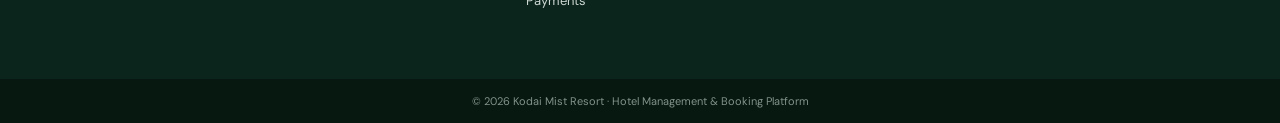
<file: Frontend/KodaiMistResort/review.html>
<!doctype html><html><head><meta charset="utf-8"><meta name="viewport" content="width=device-width,initial-scale=1"><title>Guest Reviews | KODAI MIST</title><link rel="stylesheet" href="pro-theme.css"></head><body><header class="site-header"><a class="brand" href="index.html"><span>KODAI</span> MIST</a><nav class="main-nav"><a href="index.html">Home</a><a href="rooms.html">Rooms</a><a href="experiences.html">Experiences</a><a href="gallery.html">Gallery</a><a href="hotel.html">🏨 Hotel</a><a href="room.html">🚪 Room</a><a href="user.html">👤 User</a><a href="review.html">⭐ Review</a><a href="notification.html">🔔 Notification</a><a href="payment.html">💳 Payment</a><a class="book-btn" href="booking.html">Book Stay</a></nav></header><section class="service-hero"><div class="hero-overlay"></div><div class="hero-content"><div class="eyebrow">⭐ KODAIKANAL · HOTEL PLATFORM</div><h1>Guest Reviews</h1><p>Collect and view guest feedback</p></div></section><section class="service-wrap"><div class="service-grid"><div class="glass-card"><div class="section-kicker">LIVE SERVICE</div><h2>Guest Reviews</h2><p class="muted">API Gateway: <code>http://localhost:8080/api/reviews</code></p><form id="reviewForm"><label>Guest Name<input id="userName" type="text" value="Vishali" required></label><label>Hotel Name<input id="hotelName" type="text" value="Kodaikanal Mist Resort" required></label><label>Rating<select id="rating"><option value="5" selected>5</option><option value="4" >4</option><option value="3" >3</option><option value="2" >2</option><option value="1" >1</option></select></label><label>Comment<textarea id="comment" placeholder="Beautiful stay with a peaceful mountain view." required></textarea></label><button class="primary">Save Guest Reviews →</button></form></div><div class="dark-card"><div class="result-top"><div><div class="section-kicker light">DATABASE VIEW</div><h3>Current Records</h3></div><button class="refresh" onclick="loadData('/api/reviews','reviewResult')">Refresh ↻</button></div><pre id="reviewResult">Loading...</pre></div></div></section><footer class="site-footer"><div><div class="brand"><span>KODAI</span> MIST</div><p>Luxury mountain stays in Kodaikanal, Tamil Nadu.</p></div><div><h4>Services</h4><a href="hotel.html">Hotel</a><a href="room.html">Rooms</a><a href="user.html">Users</a><a href="review.html">Reviews</a><a href="notification.html">Notifications</a><a href="payment.html">Payments</a></div><div><h4>Explore</h4><a href="gallery.html">Gallery</a><a href="experiences.html">Experiences</a><a href="booking.html">Booking</a></div><div><h4>Contact</h4><p>Kodaikanal, Tamil Nadu<br>India · +91 98765 43210</p></div></footer><div class="copyright">© 2026 Kodai Mist Resort · Hotel Management & Booking Platform</div><div id="toast"></div><script src="pro-api.js"></script><script>document.addEventListener('DOMContentLoaded',()=>{wireService('review','/api/reviews',["userName", "hotelName", "rating", "comment"]);loadData('/api/reviews','reviewResult')})</script></body></html>
</file>
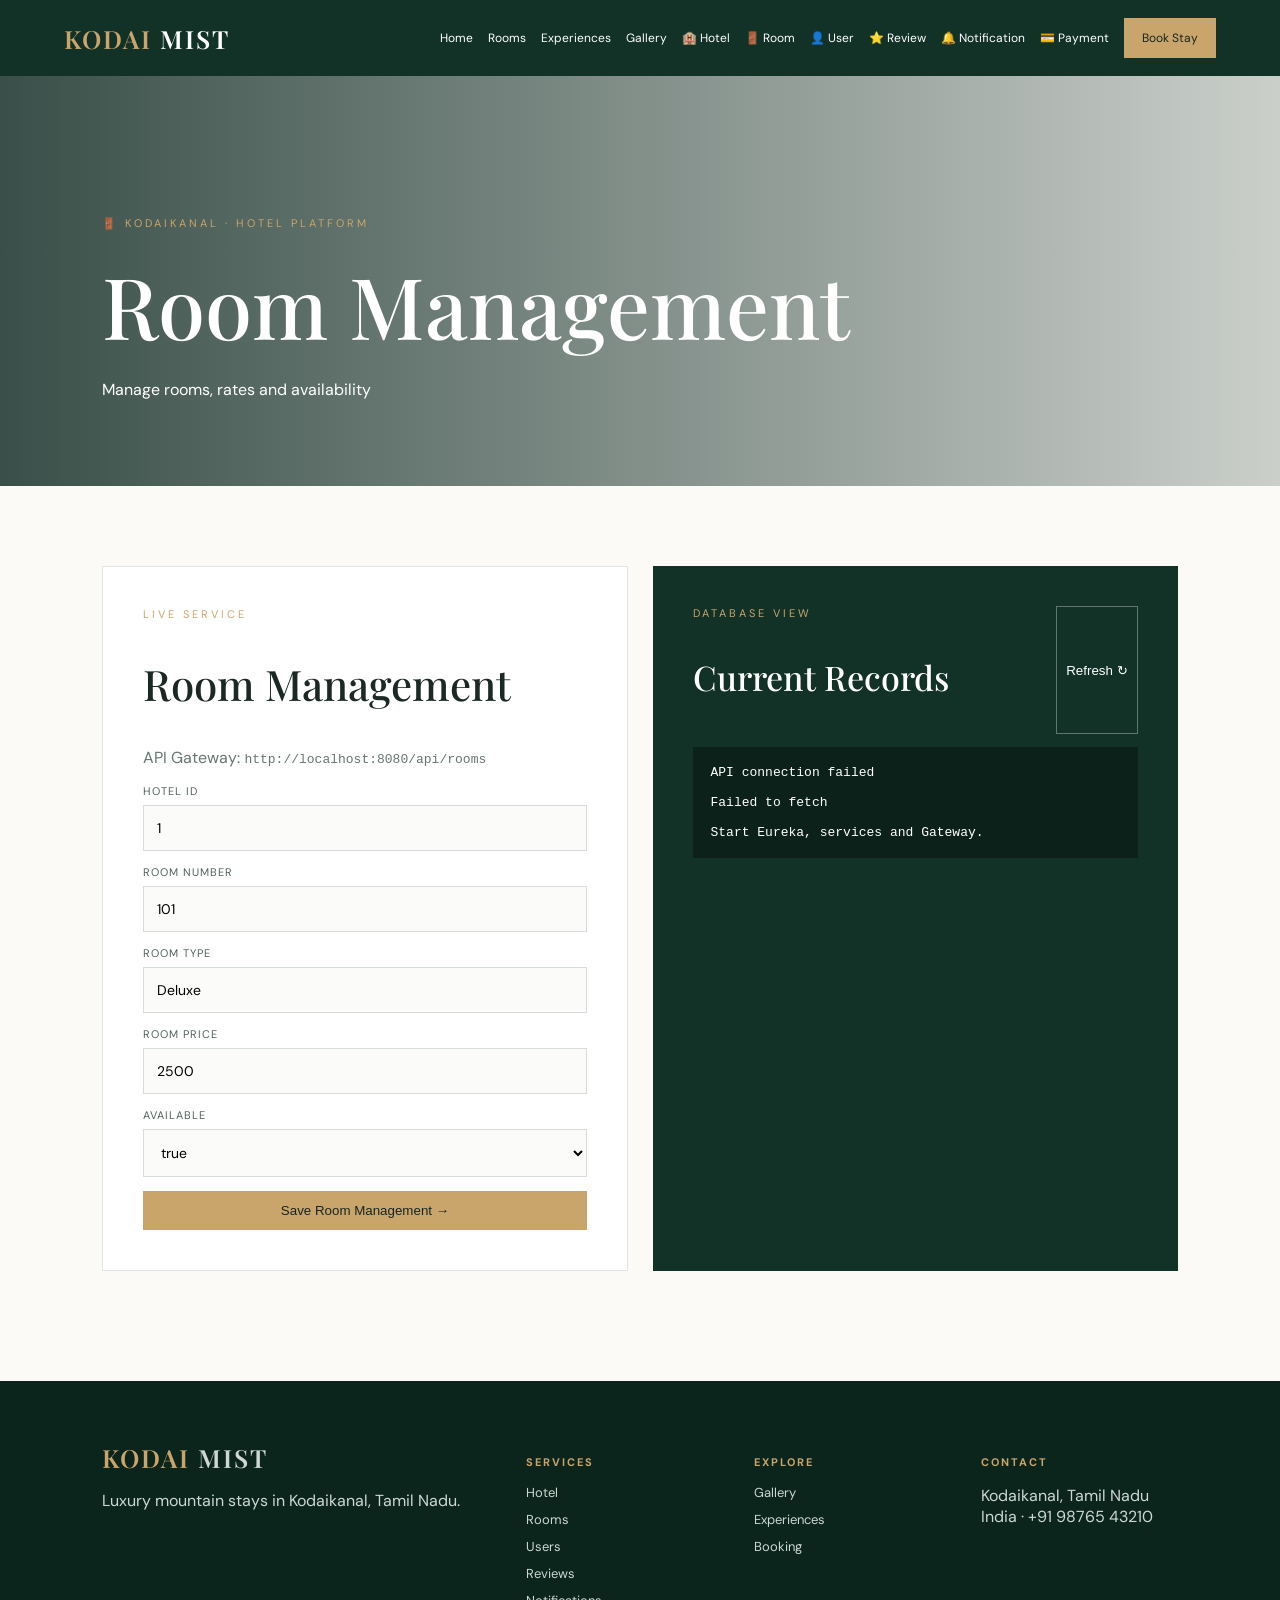
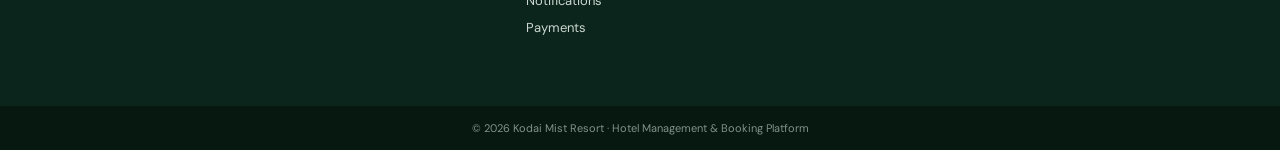
<file: Frontend/KodaiMistResort/room.html>
<!doctype html><html><head><meta charset="utf-8"><meta name="viewport" content="width=device-width,initial-scale=1"><title>Room Management | KODAI MIST</title><link rel="stylesheet" href="pro-theme.css"></head><body><header class="site-header"><a class="brand" href="index.html"><span>KODAI</span> MIST</a><nav class="main-nav"><a href="index.html">Home</a><a href="rooms.html">Rooms</a><a href="experiences.html">Experiences</a><a href="gallery.html">Gallery</a><a href="hotel.html">🏨 Hotel</a><a href="room.html">🚪 Room</a><a href="user.html">👤 User</a><a href="review.html">⭐ Review</a><a href="notification.html">🔔 Notification</a><a href="payment.html">💳 Payment</a><a class="book-btn" href="booking.html">Book Stay</a></nav></header><section class="service-hero"><div class="hero-overlay"></div><div class="hero-content"><div class="eyebrow">🚪 KODAIKANAL · HOTEL PLATFORM</div><h1>Room Management</h1><p>Manage rooms, rates and availability</p></div></section><section class="service-wrap"><div class="service-grid"><div class="glass-card"><div class="section-kicker">LIVE SERVICE</div><h2>Room Management</h2><p class="muted">API Gateway: <code>http://localhost:8080/api/rooms</code></p><form id="roomForm"><label>Hotel ID<input id="hotelId" type="number" value="1" required></label><label>Room Number<input id="roomNumber" type="text" value="101" required></label><label>Room Type<input id="roomType" type="text" value="Deluxe" required></label><label>Room Price<input id="price" type="number" value="2500" required></label><label>Available<select id="available"><option value="true" selected>true</option><option value="false" >false</option></select></label><button class="primary">Save Room Management →</button></form></div><div class="dark-card"><div class="result-top"><div><div class="section-kicker light">DATABASE VIEW</div><h3>Current Records</h3></div><button class="refresh" onclick="loadData('/api/rooms','roomResult')">Refresh ↻</button></div><pre id="roomResult">Loading...</pre></div></div></section><footer class="site-footer"><div><div class="brand"><span>KODAI</span> MIST</div><p>Luxury mountain stays in Kodaikanal, Tamil Nadu.</p></div><div><h4>Services</h4><a href="hotel.html">Hotel</a><a href="room.html">Rooms</a><a href="user.html">Users</a><a href="review.html">Reviews</a><a href="notification.html">Notifications</a><a href="payment.html">Payments</a></div><div><h4>Explore</h4><a href="gallery.html">Gallery</a><a href="experiences.html">Experiences</a><a href="booking.html">Booking</a></div><div><h4>Contact</h4><p>Kodaikanal, Tamil Nadu<br>India · +91 98765 43210</p></div></footer><div class="copyright">© 2026 Kodai Mist Resort · Hotel Management & Booking Platform</div><div id="toast"></div><script src="pro-api.js"></script><script>document.addEventListener('DOMContentLoaded',()=>{wireService('room','/api/rooms',["hotelId", "roomNumber", "roomType", "price", "available"]);loadData('/api/rooms','roomResult')})</script></body></html>
</file>
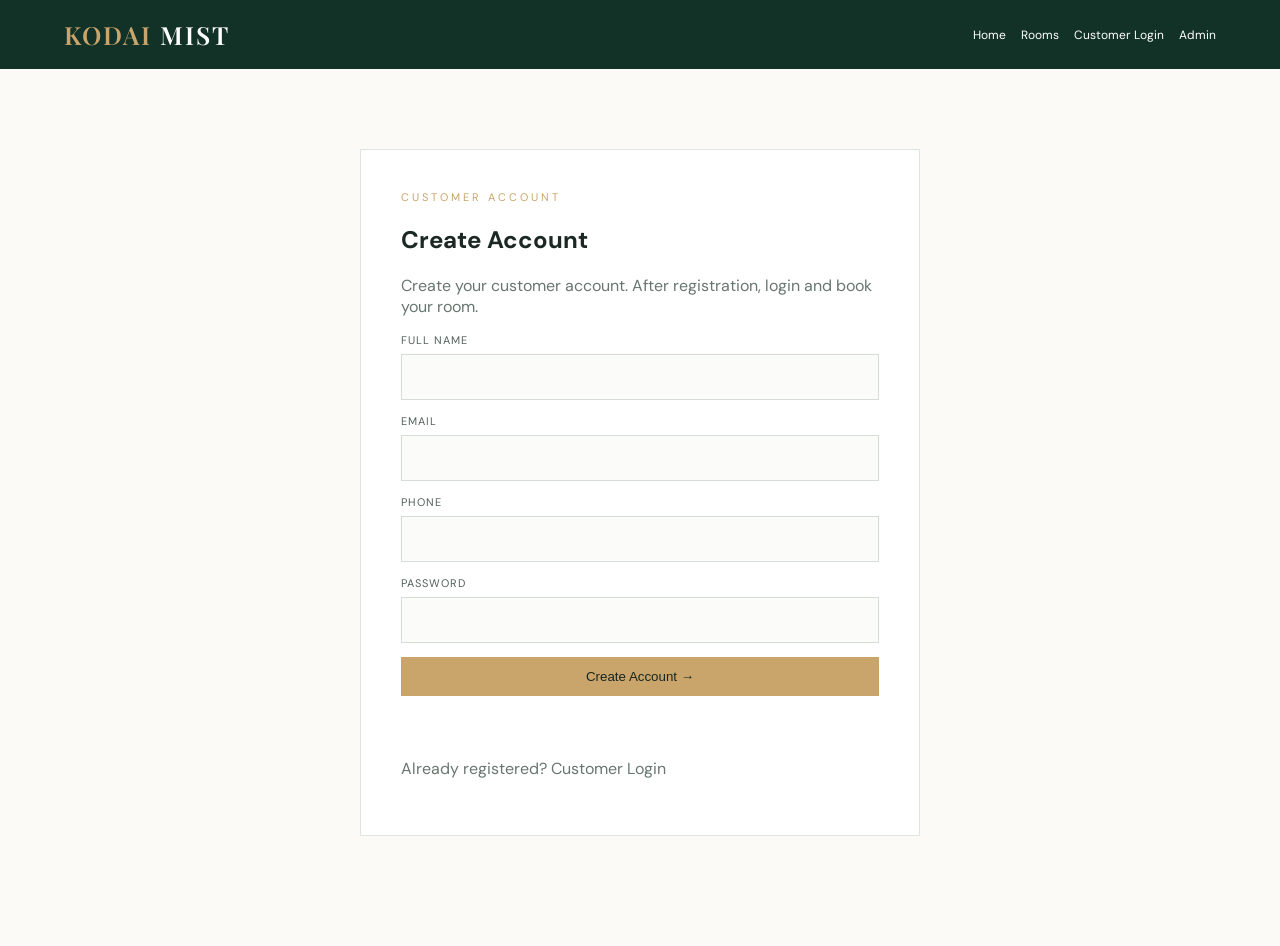
<file: Frontend/KodaiMistResort/user.html>
<!doctype html>
<html lang="en">
<head>
<meta charset="utf-8">
<meta name="viewport" content="width=device-width,initial-scale=1">
<title>Customer Registration | KODAI MIST</title>
<link rel="stylesheet" href="pro-theme.css">
</head>
<body>
<header class="site-header">
  <a class="brand" href="index.html"><span>KODAI</span> MIST</a>
  <nav class="main-nav">
    <a href="index.html">Home</a>
    <a href="rooms.html">Rooms</a>
    <a href="login.html">Customer Login</a>
    <a href="admin-login.html">Admin</a>
  </nav>
</header>

<section class="service-wrap" style="min-height:75vh;display:flex;align-items:center;justify-content:center">
  <div class="glass-card" style="max-width:560px;width:100%">
    <div class="section-kicker">CUSTOMER ACCOUNT</div>
    <h1>Create Account</h1>
    <p class="muted">Create your customer account. After registration, login and book your room.</p>

    <form id="registerForm">
      <label>Full Name
        <input id="name" name="name" type="text" required>
      </label>

      <label>Email
        <input id="email" name="email" type="email" required>
      </label>

      <label>Phone
        <input id="phone" name="phone" type="tel" required>
      </label>

      <label>Password
        <input id="password" name="password" type="password" required>
      </label>

      <button class="primary" id="registerButton" type="submit">
        Create Account →
      </button>

      <p id="msg" class="muted"></p>
    </form>

    <p class="muted">Already registered?
      <a href="login.html">Customer Login</a>
    </p>
  </div>
</section>

<script>
const API_BASE = "http://localhost:8080";

const form = document.getElementById("registerForm");
const msg = document.getElementById("msg");
const button = document.getElementById("registerButton");

form.addEventListener("submit", async function (event) {
  event.preventDefault();

  const payload = {
    name: document.getElementById("name").value.trim(),
    email: document.getElementById("email").value.trim(),
    phone: document.getElementById("phone").value.trim(),
    password: document.getElementById("password").value
  };

  if (!payload.name || !payload.email || !payload.phone || !payload.password) {
    msg.textContent = "Please fill all fields.";
    return;
  }

  button.disabled = true;
  msg.textContent = "Creating account...";

  try {
    const response = await fetch(API_BASE + "/api/users", {
      method: "POST",
      headers: {
        "Content-Type": "application/json",
        "Accept": "application/json"
      },
      body: JSON.stringify(payload)
    });

    const text = await response.text();

    let data = {};
    try {
      data = text ? JSON.parse(text) : {};
    } catch (_) {
      data = { message: text };
    }

    if (!response.ok) {
      throw new Error(
        data.message || data.error || text || ("HTTP " + response.status)
      );
    }

    msg.textContent = "Account created successfully. Redirecting to Customer Login...";
    form.reset();

    setTimeout(function () {
      window.location.href = "login.html";
    }, 800);

  } catch (error) {
    msg.textContent = "Registration failed: " + error.message;
  } finally {
    button.disabled = false;
  }
});
</script>
</body>
</html>
</file>
<file: Frontend/KodaiMistResort/pro-theme.css>
@import url(https://fonts.googleapis.com/css2?family=DM+Sans:wght@400;500;600&family=Playfair+Display:ital,wght@0,500;1,500&display=swap);:root{--f:#123228;--g:#c9a56b;--p:#fbfaf6;--m:#68766f}*{box-sizing:border-box}body{margin:0;background:var(--p);color:#1c2823;font-family:DM Sans,sans-serif}a{text-decoration:none;color:inherit}.site-header{position:sticky;top:0;z-index:20;background:#123228;color:white;padding:18px 5%;display:flex;justify-content:space-between;align-items:center}.brand{font:600 25px Playfair Display,serif;letter-spacing:2px}.brand span{color:var(--g)}.main-nav{display:flex;gap:15px;align-items:center;font-size:12px}.main-nav a:hover{color:var(--g)}.book-btn,.primary{background:var(--g);color:#18251f;padding:12px 18px;border:0}.service-hero{min-height:410px;background:url(https://images.unsplash.com/photo-1464822759023-fed622ff2c3b?auto=format&fit=crop&w=2200&q=90) center/cover;position:relative;color:#fff;display:flex;align-items:end}.hero-overlay{position:absolute;inset:0;background:linear-gradient(90deg,#09241dcc,#09241d33)}.hero-content{position:relative;padding:70px 8vw}.eyebrow,.section-kicker{color:var(--g);letter-spacing:3px;font-size:11px;text-transform:uppercase}.hero-content h1{font:500 clamp(50px,7vw,85px) Playfair Display,serif;margin:18px 0}.service-wrap{padding:80px 8vw 110px}.service-grid{display:grid;grid-template-columns:1fr 1fr;gap:25px}.glass-card,.dark-card{padding:40px}.glass-card{background:#fff;border:1px solid #e1e5e1}.glass-card h2{font:500 42px Playfair Display,serif}.muted{color:var(--m)}form{display:grid;gap:14px}label{font-size:11px;text-transform:uppercase;letter-spacing:1px;color:#53615b;display:grid;gap:7px}input,select,textarea{font:14px DM Sans;padding:13px;border:1px solid #d6ddd8;background:#fbfcfa}textarea{min-height:100px}.dark-card{background:var(--f);color:white;min-height:480px}.result-top{display:flex;justify-content:space-between}.result-top h3{font:500 34px Playfair Display,serif}.refresh{background:none;border:1px solid #ffffff55;color:white;padding:9px}.dark-card pre{white-space:pre-wrap;word-break:break-word;background:#0b211a;padding:18px;max-height:360px;overflow:auto}.site-footer{background:#0b251c;color:#cdd8d2;padding:60px 8%;display:grid;grid-template-columns:2fr 1fr 1fr 1fr;gap:30px}.site-footer h4{color:var(--g);text-transform:uppercase;font-size:11px;letter-spacing:2px}.site-footer a{display:block;margin:10px 0;font-size:13px}.copyright{text-align:center;background:#071811;color:#81928a;padding:15px;font-size:11px}@media(max-width:1000px){.main-nav a:nth-child(n+5):nth-child(-n+10){display:none}}@media(max-width:750px){.main-nav{display:none}.service-grid,.site-footer{grid-template-columns:1fr}.service-wrap{padding:50px 5vw}}
</file>
<file: Frontend/KodaiMistResort/style.css>
@import url('https://fonts.googleapis.com/css2?family=DM+Sans:wght@400;500;600&family=Playfair+Display:ital,wght@0,500;0,600;1,500;1,600&display=swap');
:root{--ink:#13231c;--forest:#193c2c;--sage:#dfe8df;--cream:#f6f2e9;--gold:#c59a58;--white:#fff;--muted:#65736b}*{box-sizing:border-box;margin:0;padding:0}html{scroll-behavior:smooth}body{font-family:'DM Sans',sans-serif;background:var(--cream);color:var(--ink);line-height:1.6}a{text-decoration:none;color:inherit}.topbar{position:fixed;z-index:20;top:0;left:0;width:100%;padding:24px 5vw;display:flex;justify-content:space-between;align-items:center;color:#fff;background:linear-gradient(#102a1fbb,transparent);transition:.4s}.topbar.scrolled{background:var(--forest);padding:15px 5vw}.logo{font-size:22px;letter-spacing:3px;font-weight:600}.logo span{color:#e6c17c}nav{display:flex;align-items:center;gap:28px;font-size:13px;letter-spacing:.8px;text-transform:uppercase}nav a{opacity:.9;transition:.25s}nav a:hover,nav a.active{color:#e6c17c}.nav-btn{border:1px solid #ffffff66;padding:10px 17px}.menu{display:none;background:none;border:0;color:#fff;font-size:24px}.hero{height:100vh;min-height:700px;position:relative;display:grid;place-items:center;overflow:hidden;color:#fff}.hero-bg{position:absolute;inset:-4%;background:url('https://media.assettype.com/outlooktraveller/2024-01/a92e1c29-fb96-40a0-8e64-a501f621514c/shutterstock_1646187100.jpg?auto=format%2Ccompress&dpr=1.0&fit=max&format=webp&w=1600') center/cover;animation:zoom 16s ease-in-out infinite alternate}.hero-overlay{position:absolute;inset:0;background:linear-gradient(90deg,#0b2119b8,#0b211955 60%,#0b211955),linear-gradient(0deg,#08160fcc,transparent 55%)}.hero-copy{position:relative;z-index:2;width:min(900px,90%);margin-top:80px}.eyebrow{font-size:11px;letter-spacing:3px;text-transform:uppercase;color:#e6c17c;margin-bottom:16px}.eyebrow.dark{color:#8a6b39}.hero h1,.page-hero h1,.booking-art h1{font-family:'Playfair Display',serif;font-size:clamp(54px,8vw,105px);line-height:.94;font-weight:500}.hero h1 em,.page-hero h1 em,.booking-art h1 em{font-weight:500;color:#e7c27c}.lead{font-size:18px;max-width:550px;margin:26px 0 34px;color:#edf2ed}.gold-btn{display:inline-flex;align-items:center;gap:28px;background:var(--gold);color:#172219;padding:15px 21px;font-weight:600;border:0;cursor:pointer;transition:.3s}.gold-btn:hover{transform:translateY(-3px);background:#d7b273}.scroll{position:absolute;bottom:28px;left:5vw;font-size:10px;letter-spacing:3px}.scroll span{margin-left:10px;color:#e6c17c}.wrap{width:min(1180px,90%);margin:auto}.intro{padding:125px 0 110px;display:grid;grid-template-columns:1fr 1fr;gap:80px}.intro h2,.section-head h2{font-family:'Playfair Display',serif;font-size:58px;line-height:1.05;font-weight:500}.intro-text{padding-top:35px;color:var(--muted);font-size:17px;max-width:500px}.text-link{display:inline-block;margin-top:26px;border-bottom:1px solid var(--gold);padding-bottom:5px;color:var(--forest);font-weight:600}.split{display:grid;grid-template-columns:1.25fr .75fr;min-height:620px}.image-card{overflow:hidden}.image-card img{width:100%;height:100%;object-fit:cover;display:block;transition:1s}.image-card:hover img{transform:scale(1.04)}.dark-card{background:var(--forest);color:#fff;padding:70px;display:flex;flex-direction:column;justify-content:center}.dark-card h2{font-family:'Playfair Display',serif;font-size:53px;line-height:1.02;font-weight:500}.dark-card p:not(.eyebrow){color:#c8d2cb;margin:25px 0 30px}.outline-btn{border:1px solid #ffffff66;padding:13px 18px;width:max-content;color:#fff}.rooms-preview{padding:125px 0}.section-head{display:flex;justify-content:space-between;align-items:end;margin-bottom:35px}.room-grid{display:grid;grid-template-columns:1fr 1fr;gap:24px}.room{background:#fff}.room img{width:100%;height:430px;object-fit:cover;display:block}.room div{padding:25px}.room div p{font-size:10px;letter-spacing:2px;color:#9a7946}.room h3{font-family:'Playfair Display',serif;font-size:31px;font-weight:500;margin:4px 0}.room span{color:var(--muted);font-size:14px}.quote{background:var(--forest);color:#fff;padding:110px 5vw;text-align:center}.quote p{font-family:'Playfair Display',serif;font-size:clamp(34px,5vw,64px);font-style:italic}.quote span{display:block;margin-top:18px;color:#b8c7be}.cta{text-align:center;padding:125px 0}.cta h2{font-family:'Playfair Display',serif;font-size:65px;font-weight:500;line-height:1}.cta .gold-btn{margin-top:30px}.page-hero{padding:190px 5vw 100px;background:var(--forest);color:#fff;min-height:570px;display:flex;flex-direction:column;justify-content:end}.page-hero>p:last-child{max-width:530px;margin-top:25px;color:#c9d4cc}.room-list{padding:90px 0}.big-room{display:grid;grid-template-columns:1fr 1fr;margin-bottom:100px;background:#fff}.big-room.reverse img{order:2}.big-room img{width:100%;height:620px;object-fit:cover}.big-room>div{padding:70px;display:flex;flex-direction:column;justify-content:center}.big-room h2{font:500 54px/1.05 'Playfair Display',serif}.big-room p:not(.eyebrow){color:var(--muted);margin:20px 0}.big-room ul{display:grid;grid-template-columns:1fr 1fr;gap:8px;margin:0 0 25px;padding-left:18px;color:#4e5c55}.big-room strong{font-size:22px;margin-bottom:20px}.big-room strong small{font-size:12px;color:var(--muted)}.experience-grid{padding:90px 0;display:grid;grid-template-columns:1fr 1fr;gap:26px}.experience{background:#fff}.experience img{width:100%;height:360px;object-fit:cover}.experience div{padding:28px}.experience span{font-size:10px;letter-spacing:2px;color:#9a7946}.experience h2{font:500 34px 'Playfair Display',serif}.experience p{color:var(--muted);margin-top:8px}.mini-banner{background:var(--forest);color:#fff;padding:80px 8vw}.mini-banner h2{font:500 42px 'Playfair Display',serif;max-width:900px}.masonry{padding:90px 0;display:grid;grid-template-columns:1fr 1fr 1fr;grid-auto-rows:280px;gap:18px}.gallery-item{position:relative;overflow:hidden;border:0;padding:0;background:none;cursor:pointer}.gallery-item img{width:100%;height:100%;object-fit:cover;transition:.7s}.gallery-item:hover img{transform:scale(1.06)}.gallery-item span{position:absolute;left:18px;bottom:15px;color:#fff;background:#102a1dbd;padding:6px 10px;font-size:12px}.gallery-item.tall{grid-row:span 2}.gallery-item.wide{grid-column:span 2}.lightbox{position:fixed;inset:0;background:#07130fee;z-index:50;display:none;align-items:center;justify-content:center;padding:5vw}.lightbox.show{display:flex}.lightbox img{max-width:92%;max-height:88vh;object-fit:contain}.close{position:absolute;right:30px;top:20px;color:#fff;background:none;border:0;font-size:45px}.booking-wrap{padding:145px 0 90px;display:grid;grid-template-columns:1fr 1fr;min-height:100vh;align-items:stretch}.booking-art{background:var(--forest);color:#fff;padding:70px;display:flex;flex-direction:column;justify-content:center;background-image:linear-gradient(#15392bd9,#15392bd9),url('https://kodairesorthotel.com/wp-content/uploads/2025/04/Welcome-1-1.jpg');background-size:cover;background-position:center}.booking-art p:not(.eyebrow){color:#cbd6ce;max-width:430px;margin-top:25px}.booking-form{background:#fff;padding:60px}.booking-form h2{font:500 45px 'Playfair Display',serif;margin-bottom:25px}.booking-form label{display:block;font-size:12px;font-weight:600;margin-bottom:16px;color:#3e4c44}.booking-form input,.booking-form select{width:100%;margin-top:7px;border:1px solid #d8ddd8;padding:13px;background:#fafaf8;font:inherit}.two{display:grid;grid-template-columns:1fr 1fr;gap:15px}.full{width:100%;justify-content:space-between}.form-note{text-align:center;color:#89928c;font-size:11px;margin-top:15px}.toast{position:fixed;right:25px;bottom:25px;background:var(--forest);color:#fff;padding:14px 20px;transform:translateY(100px);opacity:0;transition:.4s;z-index:100}.toast.show{transform:none;opacity:1}footer{background:#0d2419;color:#c5d0c8;padding:55px 5vw;text-align:center}footer .logo{color:#fff}footer p{margin:12px 0;color:#91a198}footer small{color:#65766d}.footer-links{display:flex;justify-content:center;gap:20px;margin:18px}.footer-links a:hover{color:#e6c17c}@keyframes zoom{from{transform:scale(1)}to{transform:scale(1.08)}}.reveal{opacity:0;transform:translateY(30px);transition:.8s ease}.reveal.visible{opacity:1;transform:none}@media(max-width:800px){nav{display:none}.menu{display:block}.topbar{padding:18px 5vw}.topbar nav.open{position:absolute;top:70px;left:0;display:flex;flex-direction:column;align-items:stretch;background:var(--forest);width:100%;padding:20px 5vw}.hero{min-height:650px}.hero h1{font-size:57px}.intro,.split,.room-grid,.big-room,.experience-grid,.booking-wrap{grid-template-columns:1fr}.intro{gap:20px}.split{display:grid}.dark-card{padding:50px 35px}.section-head{display:block}.section-head .text-link{margin-top:15px}.room img{height:300px}.page-hero{min-height:500px}.big-room.reverse img{order:0}.big-room img{height:380px}.big-room>div{padding:40px 28px}.big-room h2{font-size:43px}.masonry{grid-template-columns:1fr 1fr;grid-auto-rows:220px}.gallery-item.tall{grid-row:span 2}.gallery-item.wide{grid-column:span 2}.booking-art,.booking-form{padding:45px 28px}.booking-art h1{font-size:58px}.cta h2{font-size:52px}}
</file>
